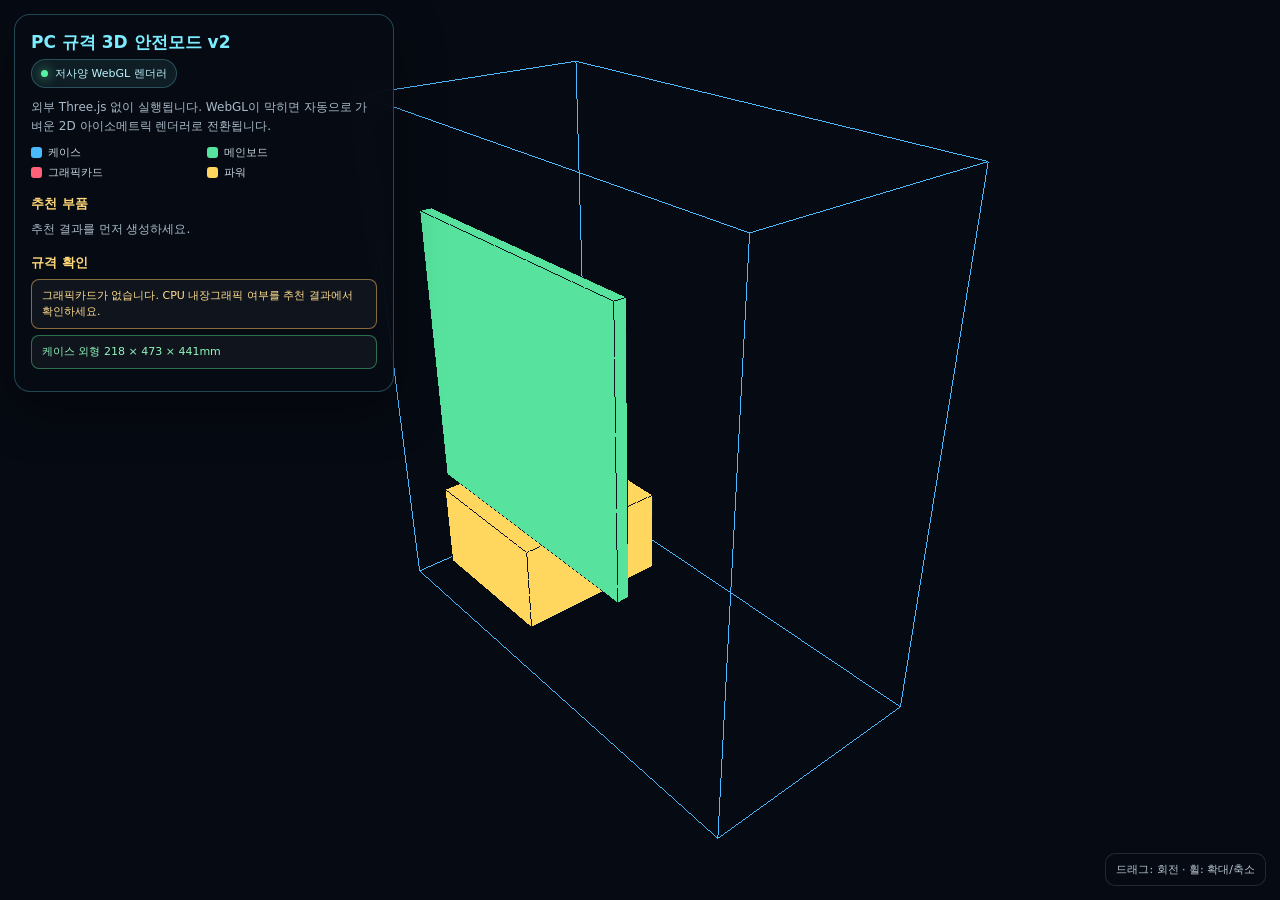
<file: frontend/3d_view.backup-before-v3-20260808-064525.html>
<!doctype html>
<html lang="ko">
<head>
<meta charset="utf-8">
<meta name="viewport" content="width=device-width,initial-scale=1">
<title>PC 3D Safe Viewer</title>
<style>
*{box-sizing:border-box}html,body{margin:0;width:100%;height:100%;overflow:hidden;background:#070b12;color:#eef7ff;font-family:"Malgun Gothic",system-ui,sans-serif}
#stage{position:fixed;inset:0}canvas{display:block;width:100%;height:100%;touch-action:none}
#panel{position:absolute;z-index:5;left:14px;top:14px;width:min(380px,calc(100vw - 28px));max-height:calc(100vh - 28px);overflow:auto;padding:16px;border:1px solid rgba(104,225,255,.28);border-radius:16px;background:rgba(7,12,20,.88);backdrop-filter:blur(12px);box-shadow:0 18px 50px rgba(0,0,0,.35)}
#panel h2{margin:0 0 5px;font-size:17px;color:#7cecff}#panel h3{margin:15px 0 7px;font-size:13px;color:#ffd77a}.muted{margin:0 0 10px;color:#a9bac9;font-size:12px;line-height:1.55}
#badge{display:inline-flex;align-items:center;gap:7px;padding:6px 9px;margin:0 0 10px;border-radius:999px;border:1px solid rgba(124,236,255,.25);background:rgba(124,236,255,.08);font-size:11px;color:#bdf5ff}.dot{width:7px;height:7px;border-radius:50%;background:#59f0a4;box-shadow:0 0 12px #59f0a4}
.legend{display:grid;grid-template-columns:1fr 1fr;gap:5px;font-size:11px;color:#c8d4de}.legend span{display:flex;align-items:center;gap:6px}.sw{width:11px;height:11px;border-radius:3px}
.part,.check{margin:6px 0;padding:8px 10px;border-radius:8px;background:rgba(255,255,255,.045);font-size:11px;line-height:1.45}.part{border-left:3px solid #6de8ff}.ok{border:1px solid rgba(76,226,145,.45);color:#90f5bc}.warn{border:1px solid rgba(255,198,93,.5);color:#ffdd91}.error{border:1px solid rgba(255,92,117,.5);color:#ff9dad}
#hint{position:absolute;right:14px;bottom:14px;z-index:4;padding:8px 10px;border-radius:10px;background:rgba(7,12,20,.75);border:1px solid rgba(255,255,255,.12);font-size:11px;color:#b7c5d1}
@media(max-width:680px){#panel{max-height:44vh;width:calc(100vw - 20px);left:10px;top:10px;padding:12px}#hint{display:none}}
</style>
</head>
<body>
<div id="stage"><canvas id="gl"></canvas></div>
<div id="panel">
  <h2>PC 규격 3D 안전모드 v2</h2>
  <div id="badge"><i class="dot"></i><span id="mode">렌더러 확인 중</span></div>
  <p class="muted">외부 Three.js 없이 실행됩니다. WebGL이 막히면 자동으로 가벼운 2D 아이소메트릭 렌더러로 전환됩니다.</p>
  <div class="legend">
    <span><i class="sw" style="background:#49baff"></i>케이스</span><span><i class="sw" style="background:#56e39f"></i>메인보드</span>
    <span><i class="sw" style="background:#ff6178"></i>그래픽카드</span><span><i class="sw" style="background:#ffd75e"></i>파워</span>
  </div>
  <h3>추천 부품</h3><div id="parts"></div>
  <h3>규격 확인</h3><div id="checks"></div>
</div>
<div id="hint">드래그: 회전 · 휠: 확대/축소</div>
<script>
(()=>{
const canvas=document.getElementById('gl'), modeEl=document.getElementById('mode');
const partsEl=document.getElementById('parts'), checksEl=document.getElementById('checks');
let yaw=-0.7,pitch=0.45,zoom=1,drag=false,lastX=0,lastY=0,model=[];
const clamp=(v,a,b)=>Math.max(a,Math.min(b,v));
const num=(v,f)=>{v=Number(v);return Number.isFinite(v)&&v>0?v:f};
function clear(el){while(el.firstChild)el.removeChild(el.firstChild)}
function addCheck(t,l='ok'){const d=document.createElement('div');d.className='check '+l;d.textContent=t;checksEl.appendChild(d)}
function addParts(full){clear(partsEl);const ps=Array.isArray(full?.parts)?full.parts:[];if(!ps.length){const p=document.createElement('p');p.className='muted';p.textContent='추천 결과를 먼저 생성하세요.';partsEl.appendChild(p);return;}for(const p of ps){const d=document.createElement('div');d.className='part';d.textContent=`[${String(p.category||'부품').toUpperCase()}] ${p.manufacturer||''} ${p.model_name||p.name||'이름 없음'}`.trim();partsEl.appendChild(d)}}
function mapParts(full){const ps=Array.isArray(full?.parts)?full.parts:[];return Object.fromEntries(ps.map(p=>[String(p.category||'').toLowerCase(),p]))}
function boardDims(p,d){const s=p?.specifications||{};if(s.width_mm&&s.height_mm)return{w:num(s.width_mm,244),h:num(s.height_mm,244)};const f=String(s.form_factor||d?.form_factor||'M-ATX').toUpperCase();if(f.includes('E-ATX'))return{w:330,h:305};if(f==='ATX')return{w:305,h:244};if(f.includes('ITX'))return{w:170,h:170};return{w:244,h:244}}
function build(payload){const td=payload?.threeD||payload?.three_d_data||{},full=payload?.full||payload?.fullData||payload||{},p=mapParts(full);clear(checksEl);addParts(full);
 const cs=p.case?.specifications||td.case||{},cw=num(cs.width_mm,218),ch=num(cs.height_mm,473),cd=num(cs.depth_mm,441); model=[];
 model.push({kind:'wire',x:0,y:ch/2,z:0,w:cw,h:ch,d:cd,c:[.29,.73,1,1]});
 const bd=boardDims(p.motherboard,td.motherboard||{});model.push({kind:'solid',x:-cw/2+6,y:Math.min(ch-bd.h/2-25,ch*.58),z:-20,w:10,h:bd.h,d:bd.w,c:[.34,.89,.62,1]});
 const ps=p.psu?.specifications||td.psu||{},pw=num(ps.width_mm,150),ph=num(ps.height_mm,86),pd=num(ps.depth_mm||ps.length_mm,140);model.push({kind:'solid',x:0,y:ph/2+3,z:-cd/2+pd/2+10,w:pw,h:ph,d:pd,c:[1,.84,.37,1]});
 if(p.gpu){const gs=p.gpu.specifications||td.gpu||{},gl=num(gs.length_mm||gs.length,280),gt=num(gs.thickness_mm,45),gh=num(gs.height_mm,120),mx=num(cs.max_gpu_length_mm,cd-20),bad=gl>mx;model.push({kind:'solid',x:18,y:Math.max(ph+gh/2+25,ch*.42),z:-cd/2+gl/2+8,w:gt,h:gh,d:gl,c:bad?[1,.12,.24,1]:[1,.38,.47,1]});addCheck(`그래픽카드 길이 ${gl}mm / 케이스 허용 ${mx}mm`,bad?'error':'ok')}else addCheck('그래픽카드가 없습니다. CPU 내장그래픽 여부를 추천 결과에서 확인하세요.','warn');
 const bf=String(p.motherboard?.specifications?.form_factor||'').toUpperCase(),sup=cs.supported_form_factors||cs.motherboard_form_factors||[];if(p.motherboard&&Array.isArray(sup)&&sup.length){const n=v=>String(v).toUpperCase().replace('MICRO-ATX','M-ATX').replace('MICRO ATX','M-ATX');const ok=sup.map(n).includes(n(bf));addCheck(`메인보드 ${bf||'규격 미상'} / 케이스 지원 ${sup.join(', ')}`,ok?'ok':'error')}
 addCheck(`케이스 외형 ${cw} × ${ch} × ${cd}mm`,'ok'); draw();}

// ---------- Native WebGL renderer ----------
let gl=null,program=null,aPos=null,uMVP=null,uColor=null,bufTri=null,bufLine=null,webglOK=false;
const V=[-1,-1,-1, 1,-1,-1, 1,1,-1,-1,1,-1,-1,-1,1,1,-1,1,1,1,1,-1,1,1];
const T=[0,1,2,0,2,3,4,6,5,4,7,6,0,4,5,0,5,1,1,5,6,1,6,2,2,6,7,2,7,3,3,7,4,3,4,0];
const L=[0,1,1,2,2,3,3,0,4,5,5,6,6,7,7,4,0,4,1,5,2,6,3,7];
function shader(type,src){const s=gl.createShader(type);gl.shaderSource(s,src);gl.compileShader(s);if(!gl.getShaderParameter(s,gl.COMPILE_STATUS))throw Error(gl.getShaderInfoLog(s));return s}
function initGL(){try{gl=canvas.getContext('webgl',{antialias:false,alpha:false,powerPreference:'low-power'})||canvas.getContext('experimental-webgl');if(!gl)throw Error('WebGL unavailable');const vs=shader(gl.VERTEX_SHADER,'attribute vec3 p;uniform mat4 m;void main(){gl_Position=m*vec4(p,1.0);}'),fs=shader(gl.FRAGMENT_SHADER,'precision mediump float;uniform vec4 c;void main(){gl_FragColor=c;}');program=gl.createProgram();gl.attachShader(program,vs);gl.attachShader(program,fs);gl.linkProgram(program);if(!gl.getProgramParameter(program,gl.LINK_STATUS))throw Error(gl.getProgramInfoLog(program));aPos=gl.getAttribLocation(program,'p');uMVP=gl.getUniformLocation(program,'m');uColor=gl.getUniformLocation(program,'c');bufTri=gl.createBuffer();gl.bindBuffer(gl.ELEMENT_ARRAY_BUFFER,bufTri);gl.bufferData(gl.ELEMENT_ARRAY_BUFFER,new Uint16Array(T),gl.STATIC_DRAW);bufLine=gl.createBuffer();gl.bindBuffer(gl.ELEMENT_ARRAY_BUFFER,bufLine);gl.bufferData(gl.ELEMENT_ARRAY_BUFFER,new Uint16Array(L),gl.STATIC_DRAW);const vb=gl.createBuffer();gl.bindBuffer(gl.ARRAY_BUFFER,vb);gl.bufferData(gl.ARRAY_BUFFER,new Float32Array(V),gl.STATIC_DRAW);gl.enableVertexAttribArray(aPos);gl.vertexAttribPointer(aPos,3,gl.FLOAT,false,0,0);gl.enable(gl.DEPTH_TEST);webglOK=true;modeEl.textContent='저사양 WebGL 렌더러';}catch(e){console.warn('WebGL fallback:',e);webglOK=false;modeEl.textContent='2D 안전모드 (WebGL 미지원)';}}
const I=()=>[1,0,0,0,0,1,0,0,0,0,1,0,0,0,0,1];
function mul(a,b){const o=new Array(16).fill(0);for(let r=0;r<4;r++)for(let c=0;c<4;c++)for(let k=0;k<4;k++)o[c*4+r]+=a[k*4+r]*b[c*4+k];return o}
function perspective(fov,asp,n,f){const q=1/Math.tan(fov/2),o=new Array(16).fill(0);o[0]=q/asp;o[5]=q;o[10]=(f+n)/(n-f);o[11]=-1;o[14]=2*f*n/(n-f);return o}
function lookAt(e,t,u){let zx=e[0]-t[0],zy=e[1]-t[1],zz=e[2]-t[2],zl=Math.hypot(zx,zy,zz)||1;zx/=zl;zy/=zl;zz/=zl;let xx=u[1]*zz-u[2]*zy,xy=u[2]*zx-u[0]*zz,xz=u[0]*zy-u[1]*zx,xl=Math.hypot(xx,xy,xz)||1;xx/=xl;xy/=xl;xz/=xl;const yx=zy*xz-zz*xy,yy=zz*xx-zx*xz,yz=zx*xy-zy*xx;return[xx,yx,zx,0,xy,yy,zy,0,xz,yz,zz,0,-(xx*e[0]+xy*e[1]+xz*e[2]),-(yx*e[0]+yy*e[1]+yz*e[2]),-(zx*e[0]+zy*e[1]+zz*e[2]),1]}
function modelM(b,s){let m=I();m[0]=b.w*s/2;m[5]=b.h*s/2;m[10]=b.d*s/2;m[12]=b.x*s;m[13]=b.y*s;m[14]=b.z*s;return m}
function drawGL(){resize();const w=canvas.width,h=canvas.height;gl.viewport(0,0,w,h);gl.clearColor(.025,.04,.07,1);gl.clear(gl.COLOR_BUFFER_BIT|gl.DEPTH_BUFFER_BIT);gl.useProgram(program);const dist=800/zoom,eye=[Math.sin(yaw)*Math.cos(pitch)*dist,250+Math.sin(pitch)*dist,Math.cos(yaw)*Math.cos(pitch)*dist],view=lookAt(eye,[0,180,0],[0,1,0]),proj=perspective(Math.PI/4,w/h,1,5000),vp=mul(proj,view),s=.9;for(const b of model){const mvp=mul(vp,modelM(b,s));gl.uniformMatrix4fv(uMVP,false,new Float32Array(mvp));gl.uniform4fv(uColor,new Float32Array(b.c));if(b.kind==='wire'){gl.bindBuffer(gl.ELEMENT_ARRAY_BUFFER,bufLine);gl.drawElements(gl.LINES,L.length,gl.UNSIGNED_SHORT,0)}else{gl.bindBuffer(gl.ELEMENT_ARRAY_BUFFER,bufTri);gl.drawElements(gl.TRIANGLES,T.length,gl.UNSIGNED_SHORT,0);gl.uniform4fv(uColor,new Float32Array([.03,.08,.12,1]));gl.bindBuffer(gl.ELEMENT_ARRAY_BUFFER,bufLine);gl.drawElements(gl.LINES,L.length,gl.UNSIGNED_SHORT,0)}}}

// ---------- Canvas 2D fallback ----------
function project(x,y,z){const cy=Math.cos(yaw),sy=Math.sin(yaw),cp=Math.cos(pitch),sp=Math.sin(pitch);const rx=x*cy-z*sy,rz=x*sy+z*cy,ry=y*cp-rz*sp,zz=y*sp+rz*cp;const sc=.82*zoom;return[canvas.width/2+rx*sc,canvas.height*.68-ry*sc,zz]}
function rgba(c,a=.9){return`rgba(${c[0]*255|0},${c[1]*255|0},${c[2]*255|0},${a})`}
function cuboid2D(ctx,b){const x0=b.x-b.w/2,x1=b.x+b.w/2,y0=b.y-b.h/2,y1=b.y+b.h/2,z0=b.z-b.d/2,z1=b.z+b.d/2,pts=[[x0,y0,z0],[x1,y0,z0],[x1,y1,z0],[x0,y1,z0],[x0,y0,z1],[x1,y0,z1],[x1,y1,z1],[x0,y1,z1]].map(p=>project(...p));const faces=[[0,1,2,3],[4,7,6,5],[0,4,5,1],[3,2,6,7],[1,5,6,2],[0,3,7,4]];faces.sort((a,b2)=>b2.reduce((s,i)=>s+pts[i][2],0)-a.reduce((s,i)=>s+pts[i][2],0));ctx.lineWidth=b.kind==='wire'?2:1;for(const f of faces){ctx.beginPath();ctx.moveTo(pts[f[0]][0],pts[f[0]][1]);for(let i=1;i<f.length;i++)ctx.lineTo(pts[f[i]][0],pts[f[i]][1]);ctx.closePath();ctx.strokeStyle=rgba(b.c,b.kind==='wire'?.8:.7);ctx.fillStyle=rgba(b.c,b.kind==='wire'?.035:.45);ctx.fill();ctx.stroke()}}
function draw2D(){resize();const ctx=canvas.getContext('2d');ctx.clearRect(0,0,canvas.width,canvas.height);const g=ctx.createRadialGradient(canvas.width*.58,canvas.height*.45,20,canvas.width*.58,canvas.height*.45,Math.max(canvas.width,canvas.height)*.8);g.addColorStop(0,'#10233a');g.addColorStop(1,'#05080d');ctx.fillStyle=g;ctx.fillRect(0,0,canvas.width,canvas.height);[...model].sort((a,b)=>a.z-b.z).forEach(b=>cuboid2D(ctx,b))}
function resize(){const dpr=Math.min(window.devicePixelRatio||1,1.25),w=Math.max(1,Math.floor(innerWidth*dpr)),h=Math.max(1,Math.floor(innerHeight*dpr));if(canvas.width!==w||canvas.height!==h){canvas.width=w;canvas.height=h}}
function draw(){if(webglOK)drawGL();else draw2D()}
canvas.addEventListener('pointerdown',e=>{drag=true;lastX=e.clientX;lastY=e.clientY;canvas.setPointerCapture(e.pointerId)});canvas.addEventListener('pointermove',e=>{if(!drag)return;yaw+=(e.clientX-lastX)*.008;pitch=clamp(pitch+(e.clientY-lastY)*.006,-1.15,1.15);lastX=e.clientX;lastY=e.clientY;draw()});canvas.addEventListener('pointerup',()=>drag=false);canvas.addEventListener('pointercancel',()=>drag=false);canvas.addEventListener('wheel',e=>{e.preventDefault();zoom=clamp(zoom*(e.deltaY>0?.9:1.1),.45,2.6);draw()},{passive:false});addEventListener('resize',draw);
function stored(){let td={},full={};try{td=JSON.parse(localStorage.getItem('recommend_3d_data')||'{}')}catch{}try{full=JSON.parse(localStorage.getItem('recommend_full_data')||'{}')}catch{}build({threeD:td,full})}
addEventListener('message',e=>{if(e.origin!==location.origin||e.data?.type!=='pc-builder-3d-data')return;build(e.data.payload||{})});
initGL();stored();parent.postMessage({type:'pc-builder-3d-ready'},location.origin);
})();
</script>
</body>
</html>
</file>
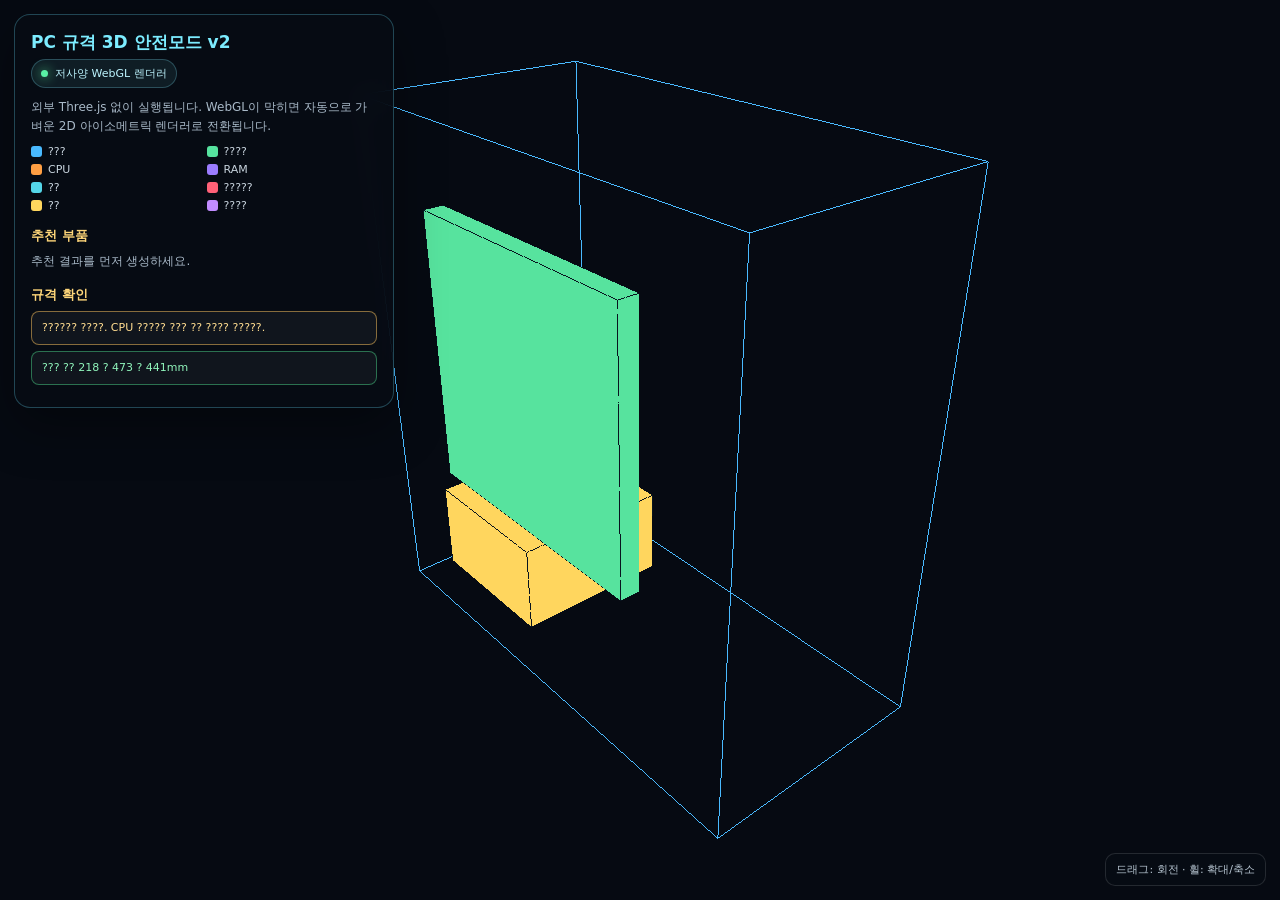
<file: frontend/3d_view.backup-before-v4-20260808-065905.html>
<!doctype html>
<html lang="ko">
<head>
<meta charset="utf-8">
<meta name="viewport" content="width=device-width,initial-scale=1">
<title>PC 3D Safe Viewer</title>
<style>
*{box-sizing:border-box}html,body{margin:0;width:100%;height:100%;overflow:hidden;background:#070b12;color:#eef7ff;font-family:"Malgun Gothic",system-ui,sans-serif}
#stage{position:fixed;inset:0}canvas{display:block;width:100%;height:100%;touch-action:none}
#panel{position:absolute;z-index:5;left:14px;top:14px;width:min(380px,calc(100vw - 28px));max-height:calc(100vh - 28px);overflow:auto;padding:16px;border:1px solid rgba(104,225,255,.28);border-radius:16px;background:rgba(7,12,20,.88);backdrop-filter:blur(12px);box-shadow:0 18px 50px rgba(0,0,0,.35)}
#panel h2{margin:0 0 5px;font-size:17px;color:#7cecff}#panel h3{margin:15px 0 7px;font-size:13px;color:#ffd77a}.muted{margin:0 0 10px;color:#a9bac9;font-size:12px;line-height:1.55}
#badge{display:inline-flex;align-items:center;gap:7px;padding:6px 9px;margin:0 0 10px;border-radius:999px;border:1px solid rgba(124,236,255,.25);background:rgba(124,236,255,.08);font-size:11px;color:#bdf5ff}.dot{width:7px;height:7px;border-radius:50%;background:#59f0a4;box-shadow:0 0 12px #59f0a4}
.legend{display:grid;grid-template-columns:1fr 1fr;gap:5px;font-size:11px;color:#c8d4de}.legend span{display:flex;align-items:center;gap:6px}.sw{width:11px;height:11px;border-radius:3px}
.part,.check{margin:6px 0;padding:8px 10px;border-radius:8px;background:rgba(255,255,255,.045);font-size:11px;line-height:1.45}.part{border-left:3px solid #6de8ff}.ok{border:1px solid rgba(76,226,145,.45);color:#90f5bc}.warn{border:1px solid rgba(255,198,93,.5);color:#ffdd91}.error{border:1px solid rgba(255,92,117,.5);color:#ff9dad}
#hint{position:absolute;right:14px;bottom:14px;z-index:4;padding:8px 10px;border-radius:10px;background:rgba(7,12,20,.75);border:1px solid rgba(255,255,255,.12);font-size:11px;color:#b7c5d1}
@media(max-width:680px){#panel{max-height:44vh;width:calc(100vw - 20px);left:10px;top:10px;padding:12px}#hint{display:none}}
</style>
</head>
<body>
<div id="stage"><canvas id="gl"></canvas></div>
<div id="panel">
  <h2>PC 규격 3D 안전모드 v2</h2>
  <div id="badge"><i class="dot"></i><span id="mode">렌더러 확인 중</span></div>
  <p class="muted">외부 Three.js 없이 실행됩니다. WebGL이 막히면 자동으로 가벼운 2D 아이소메트릭 렌더러로 전환됩니다.</p>
  <div class="legend">
    <span><i class="sw" style="background:#49baff"></i>???</span><span><i class="sw" style="background:#56e39f"></i>????</span>
    <span><i class="sw" style="background:#ff9f43"></i>CPU</span><span><i class="sw" style="background:#9b7cff"></i>RAM</span>
    <span><i class="sw" style="background:#54d6e8"></i>??</span><span><i class="sw" style="background:#ff6178"></i>?????</span>
    <span><i class="sw" style="background:#ffd75e"></i>??</span><span><i class="sw" style="background:#c18cff"></i>????</span>
  </div>
  <h3>추천 부품</h3><div id="parts"></div>
  <h3>규격 확인</h3><div id="checks"></div>
</div>
<div id="hint">드래그: 회전 · 휠: 확대/축소</div>
<script>
(()=>{
const canvas=document.getElementById('gl'), modeEl=document.getElementById('mode');
const partsEl=document.getElementById('parts'), checksEl=document.getElementById('checks');
let yaw=-0.7,pitch=0.45,zoom=1,drag=false,lastX=0,lastY=0,model=[];
const clamp=(v,a,b)=>Math.max(a,Math.min(b,v));
const num=(v,f)=>{v=Number(v);return Number.isFinite(v)&&v>0?v:f};
function clear(el){while(el.firstChild)el.removeChild(el.firstChild)}
function addCheck(t,l='ok'){const d=document.createElement('div');d.className='check '+l;d.textContent=t;checksEl.appendChild(d)}
function addParts(full){clear(partsEl);const ps=Array.isArray(full?.parts)?full.parts:[];if(!ps.length){const p=document.createElement('p');p.className='muted';p.textContent='추천 결과를 먼저 생성하세요.';partsEl.appendChild(p);return;}for(const p of ps){const d=document.createElement('div');d.className='part';d.textContent=`[${String(p.category||'부품').toUpperCase()}] ${p.manufacturer||''} ${p.model_name||p.name||'이름 없음'}`.trim();partsEl.appendChild(d)}}
function mapParts(full){const ps=Array.isArray(full?.parts)?full.parts:[];return Object.fromEntries(ps.map(p=>[String(p.category||'').toLowerCase(),p]))}
function boardDims(p,d){const s=p?.specifications||{};if(s.width_mm&&s.height_mm)return{w:num(s.width_mm,244),h:num(s.height_mm,244)};const f=String(s.form_factor||d?.form_factor||'M-ATX').toUpperCase();if(f.includes('E-ATX'))return{w:330,h:305};if(f==='ATX')return{w:305,h:244};if(f.includes('ITX'))return{w:170,h:170};return{w:244,h:244}}
function build(payload){
 const td=payload?.threeD||payload?.three_d_data||{},
       full=payload?.full||payload?.fullData||payload||{},
       p=mapParts(full);

 clear(checksEl);
 addParts(full);

 const cs=p.case?.specifications||td.case||{},
       cw=num(cs.width_mm,218),
       ch=num(cs.height_mm,473),
       cd=num(cs.depth_mm,441);

 model=[];

 const solid=(x,y,z,w,h,d,c)=>{
   model.push({
     kind:'solid',
     x,y,z,w,h,d,c
   });
 };

 // ???
 model.push({
   kind:'wire',
   x:0,
   y:ch/2,
   z:0,
   w:cw,
   h:ch,
   d:cd,
   c:[.29,.73,1,1]
 });

 // =====================================================
 // ????
 // =====================================================

 const bd=boardDims(
   p.motherboard,
   td.motherboard||{}
 );

 // ?? 10mm -> 18mm? ??? ?? ??
 const boardT=18;

 const boardX=-cw/2+boardT/2+4;
 const boardY=Math.min(
   ch-bd.h/2-25,
   ch*.58
 );
 const boardZ=-20;

 solid(
   boardX,
   boardY,
   boardZ,
   boardT,
   bd.h,
   bd.w,
   [.34,.89,.62,1]
 );

 // ???? ??? / ?? ??
 solid(
   boardX+boardT/2+7,
   boardY-bd.h*.30,
   boardZ+bd.w*.30,
   12,
   42,
   54,
   [.12,.30,.24,1]
 );

 solid(
   boardX+boardT/2+6,
   boardY+bd.h*.34,
   boardZ-bd.w*.28,
   10,
   35,
   74,
   [.14,.35,.28,1]
 );

 // =====================================================
 // CPU
 // =====================================================

 const cpuY=boardY+bd.h*.12;
 const cpuZ=boardZ-bd.w*.06;

 if(p.cpu){

   solid(
     boardX+boardT/2+7,
     cpuY,
     cpuZ,
     12,
     52,
     52,
     [1,.62,.26,1]
   );

   addCheck(
     `CPU ${p.cpu.manufacturer||''} ${p.cpu.model_name||''}`.trim(),
     'ok'
   );
 }

 // =====================================================
 // RAM
 // =====================================================

 if(p.ram){

   const rs=p.ram.specifications||{};

   const ramCount=clamp(
     Math.round(
       num(rs.module_count,2)
     ),
     1,
     4
   );

   for(let i=0;i<ramCount;i++){

     solid(
       boardX+boardT/2+10,
       boardY+18,
       boardZ+bd.w*.23+i*12,
       18,
       72,
       7,
       [.61,.49,1,1]
     );
   }
 }

 // =====================================================
 // CPU ??
 // =====================================================

 if(p.cooler){

   const ks=p.cooler.specifications||{};

   const kt=String(
     ks.cooler_type||''
   ).toUpperCase();

   const rad=num(
     ks.radiator_size_mm,
     0
   );

   // ?? / AIO
   if(
     rad>=120
     || kt.includes('??')
     || kt.includes('LIQUID')
     || kt.includes('AIO')
   ){

     // CPU ????
     solid(
       boardX+boardT/2+22,
       cpuY,
       cpuZ,
       40,
       66,
       66,
       [.33,.84,.91,1]
     );

     // ?? ?????
     const rd=Math.min(
       rad||240,
       cd-55
     );

     solid(
       0,
       ch-22,
       0,
       Math.max(90,cw-48),
       28,
       rd,
       [.33,.84,.91,1]
     );

   }else{

     // ?? ??
     const cap=num(
       ks.max_tdp_w,
       180
     );

     const coolH=clamp(
       90+(cap-120)*.18,
       90,
       145
     );

     // ???
     solid(
       boardX+boardT/2+43,
       cpuY,
       cpuZ,
       70,
       coolH,
       88,
       [.33,.84,.91,1]
     );

     // ???
     solid(
       boardX+boardT/2+80,
       cpuY,
       cpuZ,
       8,
       coolH*.72,
       68,
       [.16,.42,.47,1]
     );
   }
 }

 // =====================================================
 // PSU
 // =====================================================

 const ps=p.psu?.specifications||td.psu||{};

 const pw=num(
   ps.width_mm,
   150
 );

 const ph=num(
   ps.height_mm,
   86
 );

 const pd=num(
   ps.depth_mm||ps.length_mm,
   140
 );

 solid(
   0,
   ph/2+3,
   -cd/2+pd/2+10,
   pw,
   ph,
   pd,
   [1,.84,.37,1]
 );

 // =====================================================
 // GPU
 // =====================================================

 if(p.gpu){

   const gs=p.gpu.specifications||td.gpu||{};

   const gl=num(
     gs.length_mm||gs.length,
     280
   );

   const gt=num(
     gs.thickness_mm,
     45
   );

   const gh=num(
     gs.height_mm,
     120
   );

   const mx=num(
     cs.max_gpu_length_mm,
     cd-20
   );

   const bad=gl>mx;

   const gpuY=Math.max(
     ph+gh/2+28,
     boardY-bd.h*.24
   );

   const gpuZ=
     -cd/2
     +gl/2
     +8;

   // GPU ??
   solid(
     22,
     gpuY,
     gpuZ,
     gt,
     gh,
     gl,
     bad
       ? [1,.12,.24,1]
       : [1,.38,.47,1]
   );

   // ? ?? ??
   const fans=clamp(
     Math.round(
       num(gs.fan_count,2)
     ),
     1,
     3
   );

   for(let i=0;i<fans;i++){

     const fz=
       gpuZ
       -gl*.32
       +(
         fans===1
           ? gl*.32
           : i*(
               gl*.64/
               (fans-1||1)
             )
       );

     solid(
       22+gt/2+4,
       gpuY,
       fz,
       8,
       gh*.56,
       Math.min(
         58,
         gl/(fans+1)
       ),
       [.18,.07,.10,1]
     );
   }

   addCheck(
     `????? ?? ${gl}mm / ??? ?? ${mx}mm`,
     bad?'error':'ok'
   );

 }else{

   addCheck(
     '?????? ????. CPU ????? ??? ?? ???? ?????.',
     'warn'
   );
 }

 // =====================================================
 // ????
 // =====================================================

 if(p.storage){

   const ss=p.storage.specifications||{};

   const ff=String(
     ss.form_factor||''
   ).toUpperCase();

   const itf=String(
     ss.interface||''
   ).toUpperCase();

   const st=String(
     ss.storage_type||''
   ).toLowerCase();

   // M.2 NVMe
   if(
     ff.includes('M.2')
     || itf.includes('NVME')
   ){

     solid(
       boardX+boardT/2+8,
       boardY-bd.h*.12,
       boardZ+bd.w*.10,
       10,
       22,
       80,
       [.76,.55,1,1]
     );

   // HDD
   }else if(st==='hdd'){

     solid(
       cw*.18,
       ph+45,
       cd*.28,
       102,
       26,
       147,
       [.76,.55,1,1]
     );

   // SATA SSD
   }else{

     solid(
       cw*.20,
       ph+36,
       cd*.30,
       70,
       10,
       100,
       [.76,.55,1,1]
     );
   }
 }

 // =====================================================
 // ??? ??
 // =====================================================

 const bf=String(
   p.motherboard?.specifications?.form_factor||''
 ).toUpperCase();

 const sup=
   cs.supported_form_factors
   ||cs.motherboard_form_factors
   ||[];

 if(
   p.motherboard
   &&Array.isArray(sup)
   &&sup.length
 ){

   const n=v=>
     String(v)
       .toUpperCase()
       .replace(
         'MICRO-ATX',
         'M-ATX'
       )
       .replace(
         'MICRO ATX',
         'M-ATX'
       );

   const ok=
     sup.map(n)
       .includes(
         n(bf)
       );

   addCheck(
     `???? ${bf||'?? ??'} / ??? ?? ${sup.join(', ')}`,
     ok?'ok':'error'
   );
 }

 addCheck(
   `??? ?? ${cw} ? ${ch} ? ${cd}mm`,
   'ok'
 );

 draw();
}


// ---------- Native WebGL renderer ----------
let gl=null,program=null,aPos=null,uMVP=null,uColor=null,bufTri=null,bufLine=null,webglOK=false;
const V=[-1,-1,-1, 1,-1,-1, 1,1,-1,-1,1,-1,-1,-1,1,1,-1,1,1,1,1,-1,1,1];
const T=[0,1,2,0,2,3,4,6,5,4,7,6,0,4,5,0,5,1,1,5,6,1,6,2,2,6,7,2,7,3,3,7,4,3,4,0];
const L=[0,1,1,2,2,3,3,0,4,5,5,6,6,7,7,4,0,4,1,5,2,6,3,7];
function shader(type,src){const s=gl.createShader(type);gl.shaderSource(s,src);gl.compileShader(s);if(!gl.getShaderParameter(s,gl.COMPILE_STATUS))throw Error(gl.getShaderInfoLog(s));return s}
function initGL(){try{gl=canvas.getContext('webgl',{antialias:false,alpha:false,powerPreference:'low-power'})||canvas.getContext('experimental-webgl');if(!gl)throw Error('WebGL unavailable');const vs=shader(gl.VERTEX_SHADER,'attribute vec3 p;uniform mat4 m;void main(){gl_Position=m*vec4(p,1.0);}'),fs=shader(gl.FRAGMENT_SHADER,'precision mediump float;uniform vec4 c;void main(){gl_FragColor=c;}');program=gl.createProgram();gl.attachShader(program,vs);gl.attachShader(program,fs);gl.linkProgram(program);if(!gl.getProgramParameter(program,gl.LINK_STATUS))throw Error(gl.getProgramInfoLog(program));aPos=gl.getAttribLocation(program,'p');uMVP=gl.getUniformLocation(program,'m');uColor=gl.getUniformLocation(program,'c');bufTri=gl.createBuffer();gl.bindBuffer(gl.ELEMENT_ARRAY_BUFFER,bufTri);gl.bufferData(gl.ELEMENT_ARRAY_BUFFER,new Uint16Array(T),gl.STATIC_DRAW);bufLine=gl.createBuffer();gl.bindBuffer(gl.ELEMENT_ARRAY_BUFFER,bufLine);gl.bufferData(gl.ELEMENT_ARRAY_BUFFER,new Uint16Array(L),gl.STATIC_DRAW);const vb=gl.createBuffer();gl.bindBuffer(gl.ARRAY_BUFFER,vb);gl.bufferData(gl.ARRAY_BUFFER,new Float32Array(V),gl.STATIC_DRAW);gl.enableVertexAttribArray(aPos);gl.vertexAttribPointer(aPos,3,gl.FLOAT,false,0,0);gl.enable(gl.DEPTH_TEST);webglOK=true;modeEl.textContent='저사양 WebGL 렌더러';}catch(e){console.warn('WebGL fallback:',e);webglOK=false;modeEl.textContent='2D 안전모드 (WebGL 미지원)';}}
const I=()=>[1,0,0,0,0,1,0,0,0,0,1,0,0,0,0,1];
function mul(a,b){const o=new Array(16).fill(0);for(let r=0;r<4;r++)for(let c=0;c<4;c++)for(let k=0;k<4;k++)o[c*4+r]+=a[k*4+r]*b[c*4+k];return o}
function perspective(fov,asp,n,f){const q=1/Math.tan(fov/2),o=new Array(16).fill(0);o[0]=q/asp;o[5]=q;o[10]=(f+n)/(n-f);o[11]=-1;o[14]=2*f*n/(n-f);return o}
function lookAt(e,t,u){let zx=e[0]-t[0],zy=e[1]-t[1],zz=e[2]-t[2],zl=Math.hypot(zx,zy,zz)||1;zx/=zl;zy/=zl;zz/=zl;let xx=u[1]*zz-u[2]*zy,xy=u[2]*zx-u[0]*zz,xz=u[0]*zy-u[1]*zx,xl=Math.hypot(xx,xy,xz)||1;xx/=xl;xy/=xl;xz/=xl;const yx=zy*xz-zz*xy,yy=zz*xx-zx*xz,yz=zx*xy-zy*xx;return[xx,yx,zx,0,xy,yy,zy,0,xz,yz,zz,0,-(xx*e[0]+xy*e[1]+xz*e[2]),-(yx*e[0]+yy*e[1]+yz*e[2]),-(zx*e[0]+zy*e[1]+zz*e[2]),1]}
function modelM(b,s){let m=I();m[0]=b.w*s/2;m[5]=b.h*s/2;m[10]=b.d*s/2;m[12]=b.x*s;m[13]=b.y*s;m[14]=b.z*s;return m}
function drawGL(){resize();const w=canvas.width,h=canvas.height;gl.viewport(0,0,w,h);gl.clearColor(.025,.04,.07,1);gl.clear(gl.COLOR_BUFFER_BIT|gl.DEPTH_BUFFER_BIT);gl.useProgram(program);const dist=800/zoom,eye=[Math.sin(yaw)*Math.cos(pitch)*dist,250+Math.sin(pitch)*dist,Math.cos(yaw)*Math.cos(pitch)*dist],view=lookAt(eye,[0,180,0],[0,1,0]),proj=perspective(Math.PI/4,w/h,1,5000),vp=mul(proj,view),s=.9;for(const b of model){const mvp=mul(vp,modelM(b,s));gl.uniformMatrix4fv(uMVP,false,new Float32Array(mvp));gl.uniform4fv(uColor,new Float32Array(b.c));if(b.kind==='wire'){gl.bindBuffer(gl.ELEMENT_ARRAY_BUFFER,bufLine);gl.drawElements(gl.LINES,L.length,gl.UNSIGNED_SHORT,0)}else{gl.bindBuffer(gl.ELEMENT_ARRAY_BUFFER,bufTri);gl.drawElements(gl.TRIANGLES,T.length,gl.UNSIGNED_SHORT,0);gl.uniform4fv(uColor,new Float32Array([.03,.08,.12,1]));gl.bindBuffer(gl.ELEMENT_ARRAY_BUFFER,bufLine);gl.drawElements(gl.LINES,L.length,gl.UNSIGNED_SHORT,0)}}}

// ---------- Canvas 2D fallback ----------
function project(x,y,z){const cy=Math.cos(yaw),sy=Math.sin(yaw),cp=Math.cos(pitch),sp=Math.sin(pitch);const rx=x*cy-z*sy,rz=x*sy+z*cy,ry=y*cp-rz*sp,zz=y*sp+rz*cp;const sc=.82*zoom;return[canvas.width/2+rx*sc,canvas.height*.68-ry*sc,zz]}
function rgba(c,a=.9){return`rgba(${c[0]*255|0},${c[1]*255|0},${c[2]*255|0},${a})`}
function cuboid2D(ctx,b){const x0=b.x-b.w/2,x1=b.x+b.w/2,y0=b.y-b.h/2,y1=b.y+b.h/2,z0=b.z-b.d/2,z1=b.z+b.d/2,pts=[[x0,y0,z0],[x1,y0,z0],[x1,y1,z0],[x0,y1,z0],[x0,y0,z1],[x1,y0,z1],[x1,y1,z1],[x0,y1,z1]].map(p=>project(...p));const faces=[[0,1,2,3],[4,7,6,5],[0,4,5,1],[3,2,6,7],[1,5,6,2],[0,3,7,4]];faces.sort((a,b2)=>b2.reduce((s,i)=>s+pts[i][2],0)-a.reduce((s,i)=>s+pts[i][2],0));ctx.lineWidth=b.kind==='wire'?2:1;for(const f of faces){ctx.beginPath();ctx.moveTo(pts[f[0]][0],pts[f[0]][1]);for(let i=1;i<f.length;i++)ctx.lineTo(pts[f[i]][0],pts[f[i]][1]);ctx.closePath();ctx.strokeStyle=rgba(b.c,b.kind==='wire'?.8:.7);ctx.fillStyle=rgba(b.c,b.kind==='wire'?.035:.45);ctx.fill();ctx.stroke()}}
function draw2D(){resize();const ctx=canvas.getContext('2d');ctx.clearRect(0,0,canvas.width,canvas.height);const g=ctx.createRadialGradient(canvas.width*.58,canvas.height*.45,20,canvas.width*.58,canvas.height*.45,Math.max(canvas.width,canvas.height)*.8);g.addColorStop(0,'#10233a');g.addColorStop(1,'#05080d');ctx.fillStyle=g;ctx.fillRect(0,0,canvas.width,canvas.height);[...model].sort((a,b)=>a.z-b.z).forEach(b=>cuboid2D(ctx,b))}
function resize(){const dpr=Math.min(window.devicePixelRatio||1,1.25),w=Math.max(1,Math.floor(innerWidth*dpr)),h=Math.max(1,Math.floor(innerHeight*dpr));if(canvas.width!==w||canvas.height!==h){canvas.width=w;canvas.height=h}}
function draw(){if(webglOK)drawGL();else draw2D()}
canvas.addEventListener('pointerdown',e=>{drag=true;lastX=e.clientX;lastY=e.clientY;canvas.setPointerCapture(e.pointerId)});canvas.addEventListener('pointermove',e=>{if(!drag)return;yaw+=(e.clientX-lastX)*.008;pitch=clamp(pitch+(e.clientY-lastY)*.006,-1.15,1.15);lastX=e.clientX;lastY=e.clientY;draw()});canvas.addEventListener('pointerup',()=>drag=false);canvas.addEventListener('pointercancel',()=>drag=false);canvas.addEventListener('wheel',e=>{e.preventDefault();zoom=clamp(zoom*(e.deltaY>0?.9:1.1),.45,2.6);draw()},{passive:false});addEventListener('resize',draw);
function stored(){let td={},full={};try{td=JSON.parse(localStorage.getItem('recommend_3d_data')||'{}')}catch{}try{full=JSON.parse(localStorage.getItem('recommend_full_data')||'{}')}catch{}build({threeD:td,full})}
addEventListener('message',e=>{if(e.origin!==location.origin||e.data?.type!=='pc-builder-3d-data')return;build(e.data.payload||{})});
initGL();stored();parent.postMessage({type:'pc-builder-3d-ready'},location.origin);
})();
</script>
</body>
</html>
</file>
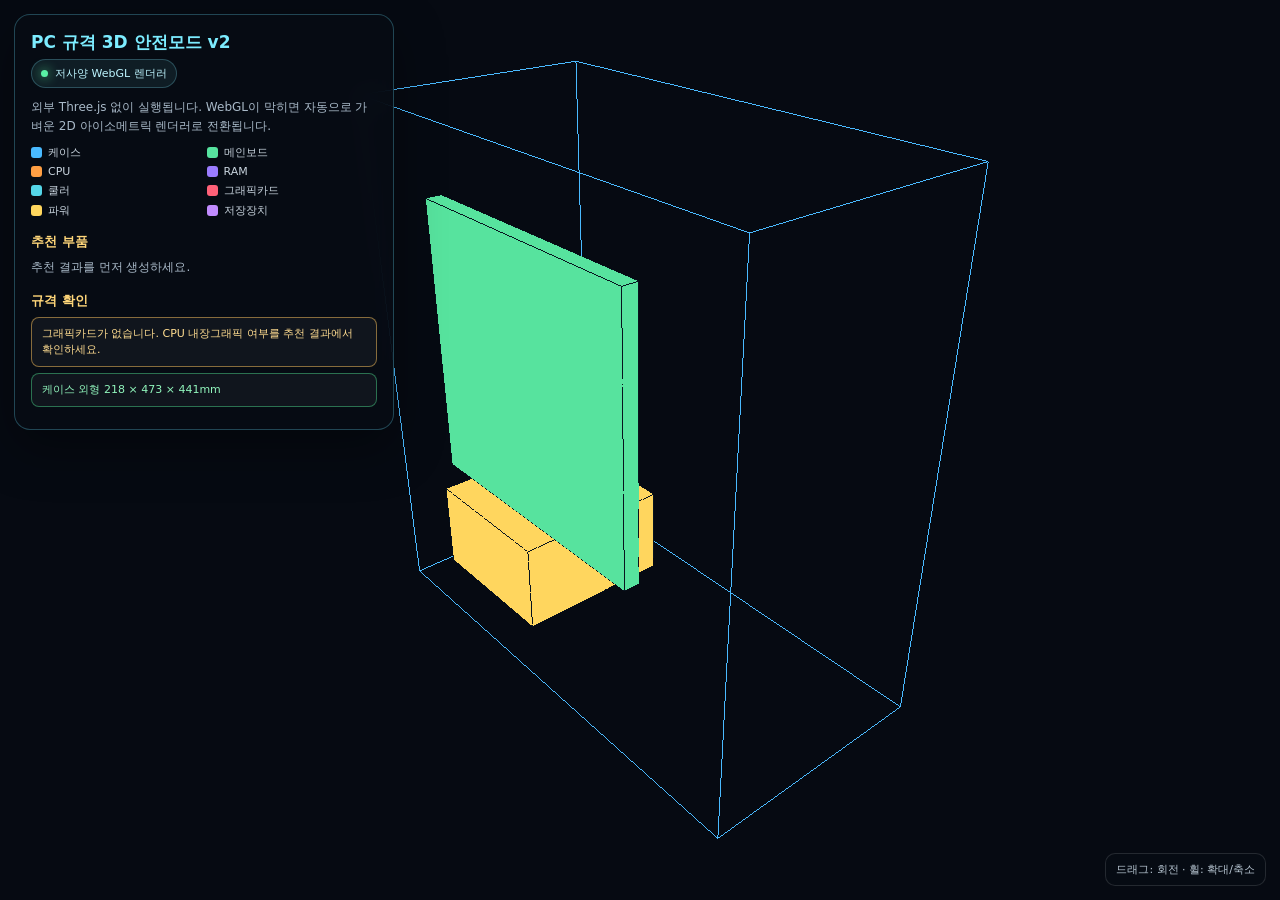
<file: frontend/3d_view.html>
<!doctype html>
<html lang="ko">
<head>
<meta charset="utf-8">
<meta name="viewport" content="width=device-width,initial-scale=1">
<title>PC 3D Safe Viewer</title>
<style>
*{box-sizing:border-box}html,body{margin:0;width:100%;height:100%;overflow:hidden;background:#070b12;color:#eef7ff;font-family:"Malgun Gothic",system-ui,sans-serif}
#stage{position:fixed;inset:0}canvas{display:block;width:100%;height:100%;touch-action:none}
#panel{position:absolute;z-index:5;left:14px;top:14px;width:min(380px,calc(100vw - 28px));max-height:calc(100vh - 28px);overflow:auto;padding:16px;border:1px solid rgba(104,225,255,.28);border-radius:16px;background:rgba(7,12,20,.88);backdrop-filter:blur(12px);box-shadow:0 18px 50px rgba(0,0,0,.35)}
#panel h2{margin:0 0 5px;font-size:17px;color:#7cecff}#panel h3{margin:15px 0 7px;font-size:13px;color:#ffd77a}.muted{margin:0 0 10px;color:#a9bac9;font-size:12px;line-height:1.55}
#badge{display:inline-flex;align-items:center;gap:7px;padding:6px 9px;margin:0 0 10px;border-radius:999px;border:1px solid rgba(124,236,255,.25);background:rgba(124,236,255,.08);font-size:11px;color:#bdf5ff}.dot{width:7px;height:7px;border-radius:50%;background:#59f0a4;box-shadow:0 0 12px #59f0a4}
.legend{display:grid;grid-template-columns:1fr 1fr;gap:5px;font-size:11px;color:#c8d4de}.legend span{display:flex;align-items:center;gap:6px}.sw{width:11px;height:11px;border-radius:3px}
.part,.check{margin:6px 0;padding:8px 10px;border-radius:8px;background:rgba(255,255,255,.045);font-size:11px;line-height:1.45}.part{border-left:3px solid #6de8ff}.ok{border:1px solid rgba(76,226,145,.45);color:#90f5bc}.warn{border:1px solid rgba(255,198,93,.5);color:#ffdd91}.error{border:1px solid rgba(255,92,117,.5);color:#ff9dad}
#hint{position:absolute;right:14px;bottom:14px;z-index:4;padding:8px 10px;border-radius:10px;background:rgba(7,12,20,.75);border:1px solid rgba(255,255,255,.12);font-size:11px;color:#b7c5d1}
@media(max-width:680px){#panel{max-height:44vh;width:calc(100vw - 20px);left:10px;top:10px;padding:12px}#hint{display:none}}
</style>
</head>
<body>
<div id="stage"><canvas id="gl"></canvas></div>
<div id="panel">
  <h2>PC 규격 3D 안전모드 v2</h2>
  <div id="badge"><i class="dot"></i><span id="mode">렌더러 확인 중</span></div>
  <p class="muted">외부 Three.js 없이 실행됩니다. WebGL이 막히면 자동으로 가벼운 2D 아이소메트릭 렌더러로 전환됩니다.</p>
  <div class="legend">
    <span><i class="sw" style="background:#49baff"></i>&#52992;&#51060;&#49828;</span>
    <span><i class="sw" style="background:#56e39f"></i>&#47700;&#51064;&#48372;&#46300;</span>
    <span><i class="sw" style="background:#ff9f43"></i>CPU</span>
    <span><i class="sw" style="background:#9b7cff"></i>RAM</span>
    <span><i class="sw" style="background:#54d6e8"></i>&#53224;&#47084;</span>
    <span><i class="sw" style="background:#ff6178"></i>&#44536;&#47000;&#54589;&#52852;&#46300;</span>
    <span><i class="sw" style="background:#ffd75e"></i>&#54028;&#50892;</span>
    <span><i class="sw" style="background:#c18cff"></i>&#51200;&#51109;&#51109;&#52824;</span>
  </div>
  <h3>추천 부품</h3><div id="parts"></div>
  <h3>규격 확인</h3><div id="checks"></div>
</div>
<div id="hint">드래그: 회전 · 휠: 확대/축소</div>
<script>
(()=>{
const canvas=document.getElementById('gl'), modeEl=document.getElementById('mode');
const partsEl=document.getElementById('parts'), checksEl=document.getElementById('checks');
let yaw=-0.7,pitch=0.45,zoom=1,drag=false,lastX=0,lastY=0,model=[];
const clamp=(v,a,b)=>Math.max(a,Math.min(b,v));
const num=(v,f)=>{v=Number(v);return Number.isFinite(v)&&v>0?v:f};
function clear(el){while(el.firstChild)el.removeChild(el.firstChild)}
function addCheck(t,l='ok'){const d=document.createElement('div');d.className='check '+l;d.textContent=t;checksEl.appendChild(d)}
function addParts(full){clear(partsEl);const ps=Array.isArray(full?.parts)?full.parts:[];if(!ps.length){const p=document.createElement('p');p.className='muted';p.textContent='추천 결과를 먼저 생성하세요.';partsEl.appendChild(p);return;}for(const p of ps){const d=document.createElement('div');d.className='part';d.textContent=`[${String(p.category||'부품').toUpperCase()}] ${p.manufacturer||''} ${p.model_name||p.name||'이름 없음'}`.trim();partsEl.appendChild(d)}}
function mapParts(full){const ps=Array.isArray(full?.parts)?full.parts:[];return Object.fromEntries(ps.map(p=>[String(p.category||'').toLowerCase(),p]))}
function boardDims(p,d){const s=p?.specifications||{};if(s.width_mm&&s.height_mm)return{w:num(s.width_mm,244),h:num(s.height_mm,244)};const f=String(s.form_factor||d?.form_factor||'M-ATX').toUpperCase();if(f.includes('E-ATX'))return{w:330,h:305};if(f==='ATX')return{w:305,h:244};if(f.includes('ITX'))return{w:170,h:170};return{w:244,h:244}}
function build(payload){
 const td=payload?.threeD||payload?.three_d_data||{},
       full=payload?.full||payload?.fullData||payload||{},
       p=mapParts(full);

 clear(checksEl);
 addParts(full);

 const cs=p.case?.specifications||td.case||{},
       cw=num(cs.width_mm,218),
       ch=num(cs.height_mm,473),
       cd=num(cs.depth_mm,441);

 model=[];

 const solid=(x,y,z,w,h,d,c)=>{
   model.push({kind:'solid',x,y,z,w,h,d,c});
 };

 // Case
 model.push({
   kind:'wire',
   x:0,
   y:ch/2,
   z:0,
   w:cw,
   h:ch,
   d:cd,
   c:[.29,.73,1,1]
 });

 // Motherboard
 const bd=boardDims(
   p.motherboard,
   td.motherboard||{}
 );

 const boardT=14;
 const boardX=-cw/2+boardT/2+6;
 const boardY=Math.min(
   ch-bd.h/2-28,
   ch*.60
 );
 const boardZ=-18;

 solid(
   boardX,
   boardY,
   boardZ,
   boardT,
   bd.h,
   bd.w,
   [.34,.89,.62,1]
 );

 // Board heatsinks
 solid(
   boardX+12,
   boardY+bd.h*.33,
   boardZ-bd.w*.27,
   16,34,70,
   [.10,.29,.23,1]
 );

 solid(
   boardX+12,
   boardY-bd.h*.31,
   boardZ+bd.w*.28,
   16,42,55,
   [.10,.29,.23,1]
 );

 // CPU
 const cpuY=boardY+bd.h*.11;
 const cpuZ=boardZ-bd.w*.05;

 if(p.cpu){
   solid(
     boardX+14,
     cpuY,
     cpuZ,
     14,52,52,
     [1,.62,.26,1]
   );

   addCheck(
     `CPU ${p.cpu.manufacturer||''} ${p.cpu.model_name||''}`.trim(),
     'ok'
   );
 }

 // RAM
 if(p.ram){
   const rs=p.ram.specifications||{};

   const ramCount=clamp(
     Math.round(num(rs.module_count,2)),
     1,
     4
   );

   for(let i=0;i<ramCount;i++){
     solid(
       boardX+17,
       boardY+25,
       boardZ+bd.w*.20+i*13,
       20,105,7,
       [.61,.49,1,1]
     );
   }
 }

 // Cooler
 if(p.cooler){
   const ks=p.cooler.specifications||{};
   const kt=String(
     ks.cooler_type||''
   ).toUpperCase();

   const rad=num(
     ks.radiator_size_mm,
     0
   );

   if(
     rad>=120 ||
     kt.includes('LIQUID') ||
     kt.includes('AIO')
   ){
     solid(
       boardX+38,
       cpuY,
       cpuZ,
       42,66,66,
       [.33,.84,.91,1]
     );

     const rd=Math.min(
       rad||240,
       cd-60
     );

     solid(
       0,
       ch-20,
       0,
       Math.max(100,cw-50),
       24,
       rd,
       [.33,.84,.91,1]
     );

   }else{
     const cap=num(
       ks.max_tdp_w,
       180
     );

     const coolH=clamp(
       95+(cap-120)*.15,
       95,
       145
     );

     solid(
       boardX+49,
       cpuY,
       cpuZ,
       70,
       coolH,
       82,
       [.33,.84,.91,1]
     );

     solid(
       boardX+87,
       cpuY,
       cpuZ,
       8,
       coolH*.72,
       62,
       [.13,.37,.42,1]
     );
   }
 }

 // PSU
 const ps=p.psu?.specifications||td.psu||{};

 const pw=num(ps.width_mm,150);
 const ph=num(ps.height_mm,86);
 const pd=num(
   ps.depth_mm||ps.length_mm,
   140
 );

 solid(
   0,
   ph/2+5,
   -cd/2+pd/2+12,
   pw,ph,pd,
   [1,.84,.37,1]
 );

 // GPU
 if(p.gpu){
   const gs=p.gpu.specifications||td.gpu||{};

   const gl=num(
     gs.length_mm||gs.length,
     280
   );

   const gt=num(
     gs.thickness_mm,
     45
   );

   const rawGh=num(
     gs.height_mm,
     110
   );

   const gh=clamp(
     rawGh,
     90,
     115
   );

   const mx=num(
     cs.max_gpu_length_mm,
     cd-20
   );

   const bad=gl>mx;

   // Put GPU closer to motherboard instead of floating
   // near the center of the case.
   const gpuX=
     boardX
     +boardT/2
     +gt/2
     +12;

   const gpuY=
     boardY
     -bd.h*.27;

   const gpuZ=
     -cd/2
     +gl/2
     +12;

   solid(
     gpuX,
     gpuY,
     gpuZ,
     gt,
     gh,
     gl,
     bad
       ? [1,.12,.24,1]
       : [1,.38,.47,1]
   );

   const fans=clamp(
     Math.round(
       num(gs.fan_count,3)
     ),
     1,
     3
   );

   for(let i=0;i<fans;i++){

     const span=gl*.62;

     const fz=
       fans===1
       ? gpuZ
       : gpuZ-span/2+i*(span/(fans-1));

     solid(
       gpuX+gt/2+5,
       gpuY,
       fz,
       7,
       Math.min(62,gh*.58),
       Math.min(62,gl/(fans+1)),
       [.16,.05,.08,1]
     );
   }

   addCheck(
     `\uadf8\ub798\ud53d\uce74\ub4dc \uae38\uc774 ${gl}mm / \ucf00\uc774\uc2a4 \ud5c8\uc6a9 ${mx}mm`,
     bad?'error':'ok'
   );

 }else{
   addCheck(
     '\uadf8\ub798\ud53d\uce74\ub4dc\uac00 \uc5c6\uc2b5\ub2c8\ub2e4. CPU \ub0b4\uc7a5\uadf8\ub798\ud53d \uc5ec\ubd80\ub97c \ucd94\ucc9c \uacb0\uacfc\uc5d0\uc11c \ud655\uc778\ud558\uc138\uc694.',
     'warn'
   );
 }

 // Storage
 if(p.storage){
   const ss=p.storage.specifications||{};

   const ff=String(
     ss.form_factor||''
   ).toUpperCase();

   const itf=String(
     ss.interface||''
   ).toUpperCase();

   const st=String(
     ss.storage_type||''
   ).toLowerCase();

   if(
     ff.includes('M.2') ||
     itf.includes('NVME')
   ){
     solid(
       boardX+15,
       boardY-bd.h*.13,
       boardZ+bd.w*.10,
       11,22,80,
       [.76,.55,1,1]
     );

   }else if(st==='hdd'){
     solid(
       cw*.17,
       ph+45,
       cd*.26,
       102,26,147,
       [.76,.55,1,1]
     );

   }else{
     solid(
       cw*.18,
       ph+35,
       cd*.29,
       70,10,100,
       [.76,.55,1,1]
     );
   }
 }

 // Compatibility text
 const bf=String(
   p.motherboard?.specifications?.form_factor||''
 ).toUpperCase();

 const sup=
   cs.supported_form_factors
   ||cs.motherboard_form_factors
   ||[];

 if(
   p.motherboard &&
   Array.isArray(sup) &&
   sup.length
 ){
   const n=v=>
     String(v)
       .toUpperCase()
       .replace('MICRO-ATX','M-ATX')
       .replace('MICRO ATX','M-ATX');

   const ok=
     sup.map(n).includes(n(bf));

   addCheck(
     `\uba54\uc778\ubcf4\ub4dc ${bf||'\uaddc\uaca9 \ubbf8\uc0c1'} / \ucf00\uc774\uc2a4 \uc9c0\uc6d0 ${sup.join(', ')}`,
     ok?'ok':'error'
   );
 }

 addCheck(
   `\ucf00\uc774\uc2a4 \uc678\ud615 ${cw} \u00d7 ${ch} \u00d7 ${cd}mm`,
   'ok'
 );

 draw();
}


// ---------- Native WebGL renderer ----------
let gl=null,program=null,aPos=null,uMVP=null,uColor=null,bufTri=null,bufLine=null,webglOK=false;
const V=[-1,-1,-1, 1,-1,-1, 1,1,-1,-1,1,-1,-1,-1,1,1,-1,1,1,1,1,-1,1,1];
const T=[0,1,2,0,2,3,4,6,5,4,7,6,0,4,5,0,5,1,1,5,6,1,6,2,2,6,7,2,7,3,3,7,4,3,4,0];
const L=[0,1,1,2,2,3,3,0,4,5,5,6,6,7,7,4,0,4,1,5,2,6,3,7];
function shader(type,src){const s=gl.createShader(type);gl.shaderSource(s,src);gl.compileShader(s);if(!gl.getShaderParameter(s,gl.COMPILE_STATUS))throw Error(gl.getShaderInfoLog(s));return s}
function initGL(){try{gl=canvas.getContext('webgl',{antialias:false,alpha:false,powerPreference:'low-power'})||canvas.getContext('experimental-webgl');if(!gl)throw Error('WebGL unavailable');const vs=shader(gl.VERTEX_SHADER,'attribute vec3 p;uniform mat4 m;void main(){gl_Position=m*vec4(p,1.0);}'),fs=shader(gl.FRAGMENT_SHADER,'precision mediump float;uniform vec4 c;void main(){gl_FragColor=c;}');program=gl.createProgram();gl.attachShader(program,vs);gl.attachShader(program,fs);gl.linkProgram(program);if(!gl.getProgramParameter(program,gl.LINK_STATUS))throw Error(gl.getProgramInfoLog(program));aPos=gl.getAttribLocation(program,'p');uMVP=gl.getUniformLocation(program,'m');uColor=gl.getUniformLocation(program,'c');bufTri=gl.createBuffer();gl.bindBuffer(gl.ELEMENT_ARRAY_BUFFER,bufTri);gl.bufferData(gl.ELEMENT_ARRAY_BUFFER,new Uint16Array(T),gl.STATIC_DRAW);bufLine=gl.createBuffer();gl.bindBuffer(gl.ELEMENT_ARRAY_BUFFER,bufLine);gl.bufferData(gl.ELEMENT_ARRAY_BUFFER,new Uint16Array(L),gl.STATIC_DRAW);const vb=gl.createBuffer();gl.bindBuffer(gl.ARRAY_BUFFER,vb);gl.bufferData(gl.ARRAY_BUFFER,new Float32Array(V),gl.STATIC_DRAW);gl.enableVertexAttribArray(aPos);gl.vertexAttribPointer(aPos,3,gl.FLOAT,false,0,0);gl.enable(gl.DEPTH_TEST);webglOK=true;modeEl.textContent='저사양 WebGL 렌더러';}catch(e){console.warn('WebGL fallback:',e);webglOK=false;modeEl.textContent='2D 안전모드 (WebGL 미지원)';}}
const I=()=>[1,0,0,0,0,1,0,0,0,0,1,0,0,0,0,1];
function mul(a,b){const o=new Array(16).fill(0);for(let r=0;r<4;r++)for(let c=0;c<4;c++)for(let k=0;k<4;k++)o[c*4+r]+=a[k*4+r]*b[c*4+k];return o}
function perspective(fov,asp,n,f){const q=1/Math.tan(fov/2),o=new Array(16).fill(0);o[0]=q/asp;o[5]=q;o[10]=(f+n)/(n-f);o[11]=-1;o[14]=2*f*n/(n-f);return o}
function lookAt(e,t,u){let zx=e[0]-t[0],zy=e[1]-t[1],zz=e[2]-t[2],zl=Math.hypot(zx,zy,zz)||1;zx/=zl;zy/=zl;zz/=zl;let xx=u[1]*zz-u[2]*zy,xy=u[2]*zx-u[0]*zz,xz=u[0]*zy-u[1]*zx,xl=Math.hypot(xx,xy,xz)||1;xx/=xl;xy/=xl;xz/=xl;const yx=zy*xz-zz*xy,yy=zz*xx-zx*xz,yz=zx*xy-zy*xx;return[xx,yx,zx,0,xy,yy,zy,0,xz,yz,zz,0,-(xx*e[0]+xy*e[1]+xz*e[2]),-(yx*e[0]+yy*e[1]+yz*e[2]),-(zx*e[0]+zy*e[1]+zz*e[2]),1]}
function modelM(b,s){let m=I();m[0]=b.w*s/2;m[5]=b.h*s/2;m[10]=b.d*s/2;m[12]=b.x*s;m[13]=b.y*s;m[14]=b.z*s;return m}
function drawGL(){resize();const w=canvas.width,h=canvas.height;gl.viewport(0,0,w,h);gl.clearColor(.025,.04,.07,1);gl.clear(gl.COLOR_BUFFER_BIT|gl.DEPTH_BUFFER_BIT);gl.useProgram(program);const dist=800/zoom,eye=[Math.sin(yaw)*Math.cos(pitch)*dist,250+Math.sin(pitch)*dist,Math.cos(yaw)*Math.cos(pitch)*dist],view=lookAt(eye,[0,180,0],[0,1,0]),proj=perspective(Math.PI/4,w/h,1,5000),vp=mul(proj,view),s=.9;for(const b of model){const mvp=mul(vp,modelM(b,s));gl.uniformMatrix4fv(uMVP,false,new Float32Array(mvp));gl.uniform4fv(uColor,new Float32Array(b.c));if(b.kind==='wire'){gl.bindBuffer(gl.ELEMENT_ARRAY_BUFFER,bufLine);gl.drawElements(gl.LINES,L.length,gl.UNSIGNED_SHORT,0)}else{gl.bindBuffer(gl.ELEMENT_ARRAY_BUFFER,bufTri);gl.drawElements(gl.TRIANGLES,T.length,gl.UNSIGNED_SHORT,0);gl.uniform4fv(uColor,new Float32Array([.03,.08,.12,1]));gl.bindBuffer(gl.ELEMENT_ARRAY_BUFFER,bufLine);gl.drawElements(gl.LINES,L.length,gl.UNSIGNED_SHORT,0)}}}

// ---------- Canvas 2D fallback ----------
function project(x,y,z){const cy=Math.cos(yaw),sy=Math.sin(yaw),cp=Math.cos(pitch),sp=Math.sin(pitch);const rx=x*cy-z*sy,rz=x*sy+z*cy,ry=y*cp-rz*sp,zz=y*sp+rz*cp;const sc=.82*zoom;return[canvas.width/2+rx*sc,canvas.height*.68-ry*sc,zz]}
function rgba(c,a=.9){return`rgba(${c[0]*255|0},${c[1]*255|0},${c[2]*255|0},${a})`}
function cuboid2D(ctx,b){const x0=b.x-b.w/2,x1=b.x+b.w/2,y0=b.y-b.h/2,y1=b.y+b.h/2,z0=b.z-b.d/2,z1=b.z+b.d/2,pts=[[x0,y0,z0],[x1,y0,z0],[x1,y1,z0],[x0,y1,z0],[x0,y0,z1],[x1,y0,z1],[x1,y1,z1],[x0,y1,z1]].map(p=>project(...p));const faces=[[0,1,2,3],[4,7,6,5],[0,4,5,1],[3,2,6,7],[1,5,6,2],[0,3,7,4]];faces.sort((a,b2)=>b2.reduce((s,i)=>s+pts[i][2],0)-a.reduce((s,i)=>s+pts[i][2],0));ctx.lineWidth=b.kind==='wire'?2:1;for(const f of faces){ctx.beginPath();ctx.moveTo(pts[f[0]][0],pts[f[0]][1]);for(let i=1;i<f.length;i++)ctx.lineTo(pts[f[i]][0],pts[f[i]][1]);ctx.closePath();ctx.strokeStyle=rgba(b.c,b.kind==='wire'?.8:.7);ctx.fillStyle=rgba(b.c,b.kind==='wire'?.035:.45);ctx.fill();ctx.stroke()}}
function draw2D(){resize();const ctx=canvas.getContext('2d');ctx.clearRect(0,0,canvas.width,canvas.height);const g=ctx.createRadialGradient(canvas.width*.58,canvas.height*.45,20,canvas.width*.58,canvas.height*.45,Math.max(canvas.width,canvas.height)*.8);g.addColorStop(0,'#10233a');g.addColorStop(1,'#05080d');ctx.fillStyle=g;ctx.fillRect(0,0,canvas.width,canvas.height);[...model].sort((a,b)=>a.z-b.z).forEach(b=>cuboid2D(ctx,b))}
function resize(){const dpr=Math.min(window.devicePixelRatio||1,1.25),w=Math.max(1,Math.floor(innerWidth*dpr)),h=Math.max(1,Math.floor(innerHeight*dpr));if(canvas.width!==w||canvas.height!==h){canvas.width=w;canvas.height=h}}
function draw(){if(webglOK)drawGL();else draw2D()}
canvas.addEventListener('pointerdown',e=>{drag=true;lastX=e.clientX;lastY=e.clientY;canvas.setPointerCapture(e.pointerId)});canvas.addEventListener('pointermove',e=>{if(!drag)return;yaw+=(e.clientX-lastX)*.008;pitch=clamp(pitch+(e.clientY-lastY)*.006,-1.15,1.15);lastX=e.clientX;lastY=e.clientY;draw()});canvas.addEventListener('pointerup',()=>drag=false);canvas.addEventListener('pointercancel',()=>drag=false);canvas.addEventListener('wheel',e=>{e.preventDefault();zoom=clamp(zoom*(e.deltaY>0?.9:1.1),.45,2.6);draw()},{passive:false});addEventListener('resize',draw);
function stored(){let td={},full={};try{td=JSON.parse(localStorage.getItem('recommend_3d_data')||'{}')}catch{}try{full=JSON.parse(localStorage.getItem('recommend_full_data')||'{}')}catch{}build({threeD:td,full})}
addEventListener('message',e=>{if(e.origin!==location.origin||e.data?.type!=='pc-builder-3d-data')return;build(e.data.payload||{})});
initGL();stored();parent.postMessage({type:'pc-builder-3d-ready'},location.origin);
})();
</script>
</body>
</html>
</file>
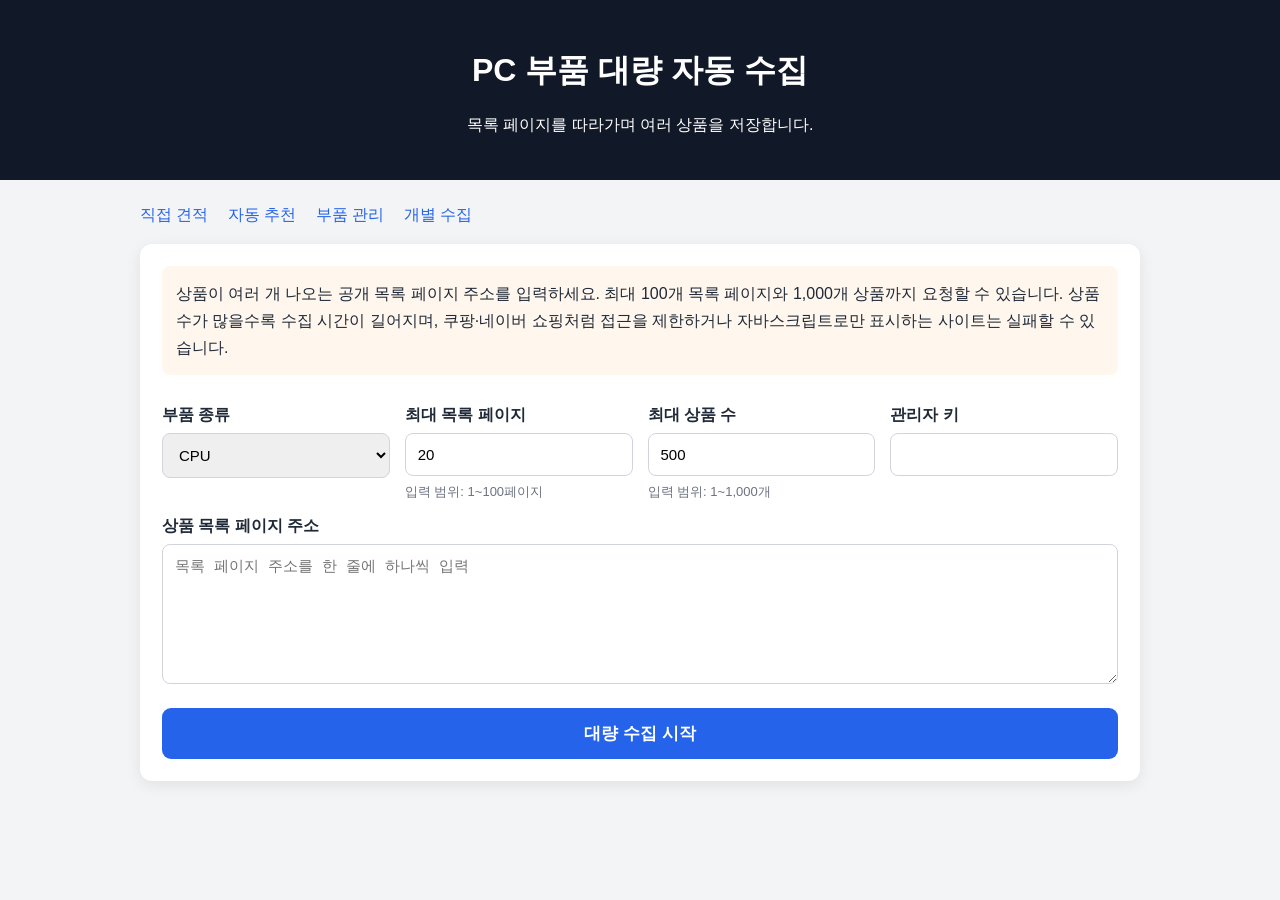
<file: bulk_import_limit_files/frontend/bulk-import.html>
<!DOCTYPE html>
<html lang="ko">
<head>
    <meta charset="UTF-8">

    <meta
        name="viewport"
        content="width=device-width, initial-scale=1.0"
    >

    <title>PC 부품 대량 수집</title>

    <style>
        * {
            box-sizing: border-box;
        }

        body {
            margin: 0;
            font-family: Arial, sans-serif;
            color: #1f2937;
            background: #f3f4f6;
        }

        header {
            padding: 28px;
            color: white;
            text-align: center;
            background: #111827;
        }

        main {
            width: min(1000px, 94%);
            margin: 25px auto;
        }

        nav {
            margin-bottom: 18px;
        }

        nav a {
            margin-right: 15px;
            color: #2563eb;
            text-decoration: none;
        }

        .card {
            margin-bottom: 20px;
            padding: 22px;
            background: white;
            border-radius: 12px;
            box-shadow:
                0 4px 15px rgba(0, 0, 0, 0.08);
        }

        .row {
            display: grid;
            grid-template-columns:
                repeat(auto-fit, minmax(200px, 1fr));
            gap: 15px;
        }

        label {
            display: block;
            margin: 14px 0 7px;
            font-weight: bold;
        }

        input,
        select,
        textarea {
            width: 100%;
            padding: 12px;
            border: 1px solid #d1d5db;
            border-radius: 8px;
            font-size: 15px;
        }

        textarea {
            min-height: 140px;
            font-family: monospace;
        }

        button {
            width: 100%;
            margin-top: 20px;
            padding: 14px;
            border: 0;
            border-radius: 9px;
            color: white;
            background: #2563eb;
            font-size: 17px;
            font-weight: bold;
            cursor: pointer;
        }

        button:disabled {
            cursor: wait;
            background: #9ca3af;
        }

        .notice {
            padding: 14px;
            margin-bottom: 16px;
            border-radius: 8px;
            background: #fff7ed;
            line-height: 1.7;
        }

        #result {
            display: none;
        }

        .summary {
            padding: 15px;
            border-radius: 8px;
            background: #eff6ff;
            line-height: 1.9;
        }

        .result-item {
            padding: 13px 0;
            border-bottom: 1px solid #e5e7eb;
            line-height: 1.6;
        }

        .success {
            color: #15803d;
        }

        .failure {
            color: #b91c1c;
        }

        a.source {
            color: #2563eb;
            word-break: break-all;
        }

        .field-help {
            margin-top: 6px;
            color: #6b7280;
            font-size: 13px;
            line-height: 1.5;
        }
    </style>
</head>

<body>
    <header>
        <h1>PC 부품 대량 자동 수집</h1>

        <p>
            목록 페이지를 따라가며 여러 상품을 저장합니다.
        </p>
    </header>

    <main>
        <nav>
            <a href="/app">직접 견적</a>
            <a href="/recommend">자동 추천</a>
            <a href="/admin">부품 관리</a>
            <a href="/import">개별 수집</a>
        </nav>

        <section class="card">
            <div class="notice">
                상품이 여러 개 나오는 공개 목록 페이지 주소를
                입력하세요. 최대 100개 목록 페이지와 1,000개 상품까지
                요청할 수 있습니다. 상품 수가 많을수록 수집 시간이 길어지며,
                쿠팡·네이버 쇼핑처럼 접근을 제한하거나 자바스크립트로만
                표시하는 사이트는 실패할 수 있습니다.
            </div>

            <div class="row">
                <div>
                    <label for="category">
                        부품 종류
                    </label>

                    <select id="category">
                        <option value="cpu">CPU</option>

                        <option value="motherboard">
                            메인보드
                        </option>

                        <option value="ram">RAM</option>

                        <option value="gpu">
                            그래픽카드
                        </option>

                        <option value="case">케이스</option>
                        <option value="psu">파워</option>
                        <option value="cooler">쿨러</option>

                        <option value="storage">
                            저장장치
                        </option>
                    </select>
                </div>

                <div>
                    <label for="max-pages">
                        최대 목록 페이지
                    </label>

                    <input
                        id="max-pages"
                        type="number"
                        min="1"
                        max="100"
                        value="20"
                    >

                    <div class="field-help">
                        입력 범위: 1~100페이지
                    </div>
                </div>

                <div>
                    <label for="max-products">
                        최대 상품 수
                    </label>

                    <input
                        id="max-products"
                        type="number"
                        min="1"
                        max="1000"
                        value="500"
                    >

                    <div class="field-help">
                        입력 범위: 1~1,000개
                    </div>
                </div>

                <div>
                    <label for="admin-key">
                        관리자 키
                    </label>

                    <input
                        id="admin-key"
                        type="password"
                        autocomplete="current-password"
                    >
                </div>
            </div>

            <label for="urls">
                상품 목록 페이지 주소
            </label>

            <textarea
                id="urls"
                placeholder="목록 페이지 주소를 한 줄에 하나씩 입력"
            ></textarea>

            <button
                id="start-button"
                type="button"
            >
                대량 수집 시작
            </button>
        </section>

        <section
            id="result"
            class="card"
        >
            <h2>수집 결과</h2>

            <div
                id="summary"
                class="summary"
            ></div>

            <div id="result-list"></div>
        </section>
    </main>

    <script>
        const startButton =
            document.getElementById("start-button");

        const resultSection =
            document.getElementById("result");

        function formatPrice(value) {
            if (typeof value !== "number") {
                return "";
            }

            return `${value.toLocaleString("ko-KR")}원`;
        }

        function escapeHtml(value) {
            const element =
                document.createElement("div");

            element.textContent = String(value);
            return element.innerHTML;
        }

        async function startBulkImport() {
            const urls = document
                .getElementById("urls")
                .value
                .split("\n")
                .map(value => value.trim())
                .filter(Boolean);

            const category =
                document.getElementById(
                    "category"
                ).value;

            const maxPages = Number(
                document.getElementById(
                    "max-pages"
                ).value
            );

            const maxProducts = Number(
                document.getElementById(
                    "max-products"
                ).value
            );

            const adminKey =
                document.getElementById(
                    "admin-key"
                ).value;

            if (urls.length === 0) {
                alert("목록 페이지 주소를 입력하세요.");
                return;
            }

            if (!adminKey) {
                alert("관리자 키를 입력하세요.");
                return;
            }

            if (
                !Number.isInteger(maxPages)
                || maxPages < 1
                || maxPages > 100
            ) {
                alert(
                    "최대 목록 페이지는 " +
                    "1~100 사이의 정수로 입력하세요."
                );
                return;
            }

            if (
                !Number.isInteger(maxProducts)
                || maxProducts < 1
                || maxProducts > 1000
            ) {
                alert(
                    "최대 상품 수는 " +
                    "1~1,000 사이의 정수로 입력하세요."
                );
                return;
            }

            startButton.disabled = true;
            startButton.textContent =
                "상품을 수집하고 있습니다...";

            try {
                const response = await fetch(
                    "/imports/bulk",
                    {
                        method: "POST",

                        headers: {
                            "Content-Type":
                                "application/json",

                            "X-Admin-Key":
                                adminKey
                        },

                        body: JSON.stringify({
                            category,
                            urls,
                            max_pages: maxPages,
                            max_products: maxProducts
                        })
                    }
                );

                const data = await response.json();

                if (!response.ok) {
                    throw new Error(
                        data.detail ??
                        "대량 수집에 실패했습니다."
                    );
                }

                resultSection.style.display = "block";

                document.getElementById(
                    "summary"
                ).innerHTML = `
                    확인한 목록 페이지:
                    ${data.visited_pages}개<br>

                    발견한 상품:
                    ${data.discovered_products}개<br>

                    새로 추가:
                    ${data.created}개<br>

                    기존 상품 갱신:
                    ${data.updated}개<br>

                    상품 처리 실패:
                    ${data.failed}개<br>

                    목록 페이지 실패:
                    ${data.page_failed}개
                `;

                const resultList =
                    document.getElementById(
                        "result-list"
                    );

                resultList.innerHTML = "";

                for (const item of data.results) {
                    const container =
                        document.createElement("div");

                    container.className =
                        "result-item";

                    const isSuccess =
                        item.status === "created"
                        || item.status === "updated";

                    const statusClass =
                        isSuccess
                            ? "success"
                            : "failure";

                    const name = escapeHtml(
                        item.model_name
                        ?? "상품 정보 없음"
                    );

                    const message = escapeHtml(
                        item.message
                    );

                    const price =
                        formatPrice(item.price);

                    const safeUrl = escapeHtml(
                        item.url
                    );

                    container.innerHTML = `
                        <strong class="${statusClass}">
                            ${message}
                        </strong>
                        <br>

                        ${name}
                        ${price ? ` · ${price}` : ""}
                        <br>

                        <a
                            class="source"
                            href="${safeUrl}"
                            target="_blank"
                            rel="noopener noreferrer"
                        >
                            원본 상품 페이지
                        </a>
                    `;

                    resultList.appendChild(container);
                }
            } catch (error) {
                alert(error.message);
            } finally {
                startButton.disabled = false;
                startButton.textContent =
                    "대량 수집 시작";
            }
        }

        startButton.addEventListener(
            "click",
            startBulkImport
        );
    </script>
</body>
</html>
</file>
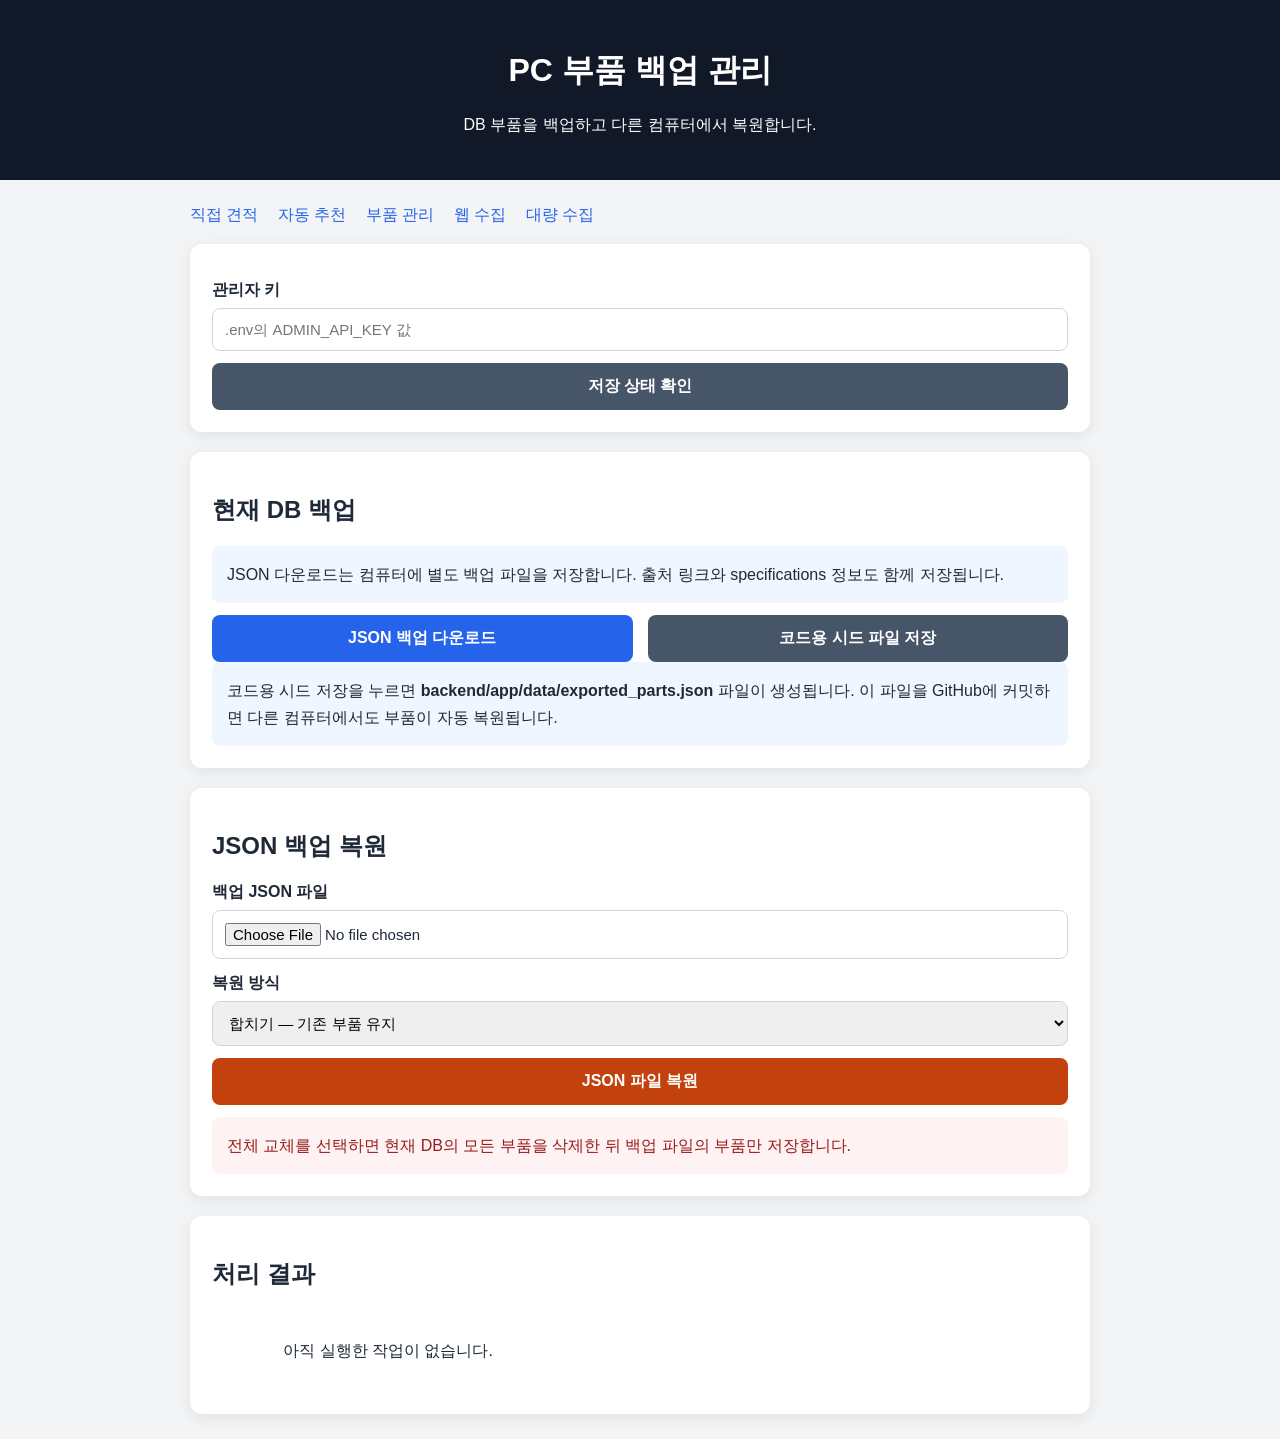
<file: pc-auto-builder-main/frontend/backup.html>
﻿<!DOCTYPE html>
<html lang="ko">
<head>
    <meta charset="UTF-8">

    <meta
        name="viewport"
        content="width=device-width, initial-scale=1.0"
    >

    <title>부품 백업 관리</title>

    <style>
        * {
            box-sizing: border-box;
        }

        body {
            margin: 0;
            font-family: Arial, sans-serif;
            color: #1f2937;
            background: #f3f4f6;
        }

        header {
            padding: 28px;
            text-align: center;
            color: white;
            background: #111827;
        }

        main {
            width: min(900px, 94%);
            margin: 25px auto;
        }

        nav {
            margin-bottom: 18px;
        }

        nav a {
            margin-right: 15px;
            color: #2563eb;
            text-decoration: none;
        }

        .card {
            margin-bottom: 20px;
            padding: 22px;
            background: white;
            border-radius: 12px;
            box-shadow:
                0 4px 15px rgba(0, 0, 0, 0.08);
        }

        label {
            display: block;
            margin: 14px 0 7px;
            font-weight: bold;
        }

        input,
        select {
            width: 100%;
            padding: 12px;
            border: 1px solid #d1d5db;
            border-radius: 8px;
            font-size: 15px;
        }

        button {
            width: 100%;
            margin-top: 12px;
            padding: 13px;
            border: 0;
            border-radius: 8px;
            color: white;
            background: #2563eb;
            font-weight: bold;
            font-size: 16px;
            cursor: pointer;
        }

        button.secondary {
            background: #475569;
        }

        button.warning {
            background: #c2410c;
        }

        button:disabled {
            background: #9ca3af;
            cursor: wait;
        }

        .grid {
            display: grid;
            grid-template-columns:
                repeat(auto-fit, minmax(240px, 1fr));
            gap: 15px;
        }

        .notice {
            padding: 15px;
            border-radius: 8px;
            background: #eff6ff;
            line-height: 1.7;
        }

        .danger {
            margin-top: 12px;
            padding: 15px;
            border-radius: 8px;
            color: #991b1b;
            background: #fef2f2;
            line-height: 1.7;
        }

        #result {
            white-space: pre-wrap;
            line-height: 1.7;
        }

        .success {
            color: #15803d;
        }

        .failure {
            color: #b91c1c;
        }
    </style>
</head>

<body>
    <header>
        <h1>PC 부품 백업 관리</h1>

        <p>
            DB 부품을 백업하고 다른 컴퓨터에서 복원합니다.
        </p>
    </header>

    <main>
        <nav>
            <a href="/app">직접 견적</a>
            <a href="/recommend">자동 추천</a>
            <a href="/admin">부품 관리</a>
            <a href="/import">웹 수집</a>
            <a href="/bulk-import">대량 수집</a>
        </nav>

        <section class="card">
            <label for="admin-key">
                관리자 키
            </label>

            <input
                id="admin-key"
                type="password"
                autocomplete="current-password"
                placeholder=".env의 ADMIN_API_KEY 값"
            >

            <button
                id="status-button"
                class="secondary"
                type="button"
            >
                저장 상태 확인
            </button>
        </section>

        <section class="card">
            <h2>현재 DB 백업</h2>

            <div class="notice">
                JSON 다운로드는 컴퓨터에 별도 백업 파일을
                저장합니다. 출처 링크와 specifications 정보도
                함께 저장됩니다.
            </div>

            <div class="grid">
                <button
                    id="download-button"
                    type="button"
                >
                    JSON 백업 다운로드
                </button>

                <button
                    id="seed-button"
                    class="secondary"
                    type="button"
                >
                    코드용 시드 파일 저장
                </button>
            </div>

            <div class="notice">
                코드용 시드 저장을 누르면
                <strong>
                    backend/app/data/exported_parts.json
                </strong>
                파일이 생성됩니다. 이 파일을 GitHub에
                커밋하면 다른 컴퓨터에서도 부품이 자동 복원됩니다.
            </div>
        </section>

        <section class="card">
            <h2>JSON 백업 복원</h2>

            <label for="backup-file">
                백업 JSON 파일
            </label>

            <input
                id="backup-file"
                type="file"
                accept=".json,application/json"
            >

            <label for="restore-mode">
                복원 방식
            </label>

            <select id="restore-mode">
                <option value="merge">
                    합치기 — 기존 부품 유지
                </option>

                <option value="replace">
                    전체 교체 — 기존 부품 삭제
                </option>
            </select>

            <button
                id="restore-button"
                class="warning"
                type="button"
            >
                JSON 파일 복원
            </button>

            <div class="danger">
                전체 교체를 선택하면 현재 DB의 모든 부품을
                삭제한 뒤 백업 파일의 부품만 저장합니다.
            </div>
        </section>

        <section class="card">
            <h2>처리 결과</h2>

            <div id="result">
                아직 실행한 작업이 없습니다.
            </div>
        </section>
    </main>

    <script>
        const result =
            document.getElementById("result");

        function getAdminKey() {
            return document.getElementById(
                "admin-key"
            ).value.trim();
        }

        function requireAdminKey() {
            const key = getAdminKey();

            if (!key) {
                alert("관리자 키를 입력하세요.");
                return null;
            }

            return key;
        }

        async function readError(response) {
            try {
                const data = await response.json();

                return (
                    data.detail
                    ?? "요청 처리에 실패했습니다."
                );
            } catch {
                return "요청 처리에 실패했습니다.";
            }
        }

        function showResult(message, success = true) {
            result.textContent = message;

            result.className = (
                success
                    ? "success"
                    : "failure"
            );
        }

        document.getElementById(
            "status-button"
        ).addEventListener(
            "click",
            async () => {
                const key = requireAdminKey();

                if (!key) {
                    return;
                }

                try {
                    const response = await fetch(
                        "/backups/status",
                        {
                            headers: {
                                "X-Admin-Key": key
                            }
                        }
                    );

                    if (!response.ok) {
                        throw new Error(
                            await readError(response)
                        );
                    }

                    const data = await response.json();

                    showResult(
                        [
                            `현재 DB 부품: ${data.database_count}개`,
                            (
                                `시드 파일 존재: `
                                + (
                                    data.seed_exists
                                        ? "예"
                                        : "아니요"
                                )
                            ),
                            `시드 경로: ${data.seed_file}`
                        ].join("\n")
                    );
                } catch (error) {
                    showResult(
                        error.message,
                        false
                    );
                }
            }
        );

        document.getElementById(
            "download-button"
        ).addEventListener(
            "click",
            async () => {
                const key = requireAdminKey();

                if (!key) {
                    return;
                }

                try {
                    const response = await fetch(
                        "/backups/export",
                        {
                            headers: {
                                "X-Admin-Key": key
                            }
                        }
                    );

                    if (!response.ok) {
                        throw new Error(
                            await readError(response)
                        );
                    }

                    const blob = await response.blob();

                    const disposition =
                        response.headers.get(
                            "Content-Disposition"
                        ) ?? "";

                    const filenameMatch =
                        disposition.match(
                            /filename="([^"]+)"/
                        );

                    const filename =
                        filenameMatch?.[1]
                        ?? "pc-parts-backup.json";

                    const objectUrl =
                        URL.createObjectURL(blob);

                    const link =
                        document.createElement("a");

                    link.href = objectUrl;
                    link.download = filename;

                    document.body.appendChild(link);
                    link.click();
                    link.remove();

                    URL.revokeObjectURL(objectUrl);

                    showResult(
                        "JSON 백업 파일을 생성했습니다."
                    );
                } catch (error) {
                    showResult(
                        error.message,
                        false
                    );
                }
            }
        );

        document.getElementById(
            "seed-button"
        ).addEventListener(
            "click",
            async () => {
                const key = requireAdminKey();

                if (!key) {
                    return;
                }

                try {
                    const response = await fetch(
                        "/backups/save-seed",
                        {
                            method: "POST",

                            headers: {
                                "X-Admin-Key": key
                            }
                        }
                    );

                    if (!response.ok) {
                        throw new Error(
                            await readError(response)
                        );
                    }

                    const data = await response.json();

                    showResult(
                        [
                            data.message,
                            `저장된 부품: ${data.count}개`,
                            `파일 위치: ${data.file}`
                        ].join("\n")
                    );
                } catch (error) {
                    showResult(
                        error.message,
                        false
                    );
                }
            }
        );

        document.getElementById(
            "restore-button"
        ).addEventListener(
            "click",
            async () => {
                const key = requireAdminKey();

                if (!key) {
                    return;
                }

                const fileInput =
                    document.getElementById(
                        "backup-file"
                    );

                const file = fileInput.files[0];

                if (!file) {
                    alert("백업 JSON 파일을 선택하세요.");
                    return;
                }

                const mode =
                    document.getElementById(
                        "restore-mode"
                    ).value;

                const replaceExisting =
                    mode === "replace";

                if (
                    replaceExisting
                    && !confirm(
                        "현재 DB의 모든 부품을 삭제하고 "
                        + "백업 파일로 교체할까요?"
                    )
                ) {
                    return;
                }

                try {
                    const text = await file.text();
                    const payload = JSON.parse(text);

                    const response = await fetch(
                        "/backups/import",
                        {
                            method: "POST",

                            headers: {
                                "Content-Type":
                                    "application/json",

                                "X-Admin-Key": key
                            },

                            body: JSON.stringify({
                                payload,
                                replace_existing:
                                    replaceExisting
                            })
                        }
                    );

                    if (!response.ok) {
                        throw new Error(
                            await readError(response)
                        );
                    }

                    const data = await response.json();

                    showResult(
                        [
                            `전체: ${data.total}개`,
                            `새로 추가: ${data.created}개`,
                            `갱신: ${data.updated}개`,
                            `실패: ${data.failed}개`
                        ].join("\n")
                    );
                } catch (error) {
                    showResult(
                        error.message,
                        false
                    );
                }
            }
        );
    </script>
</body>
</html>
</file>
